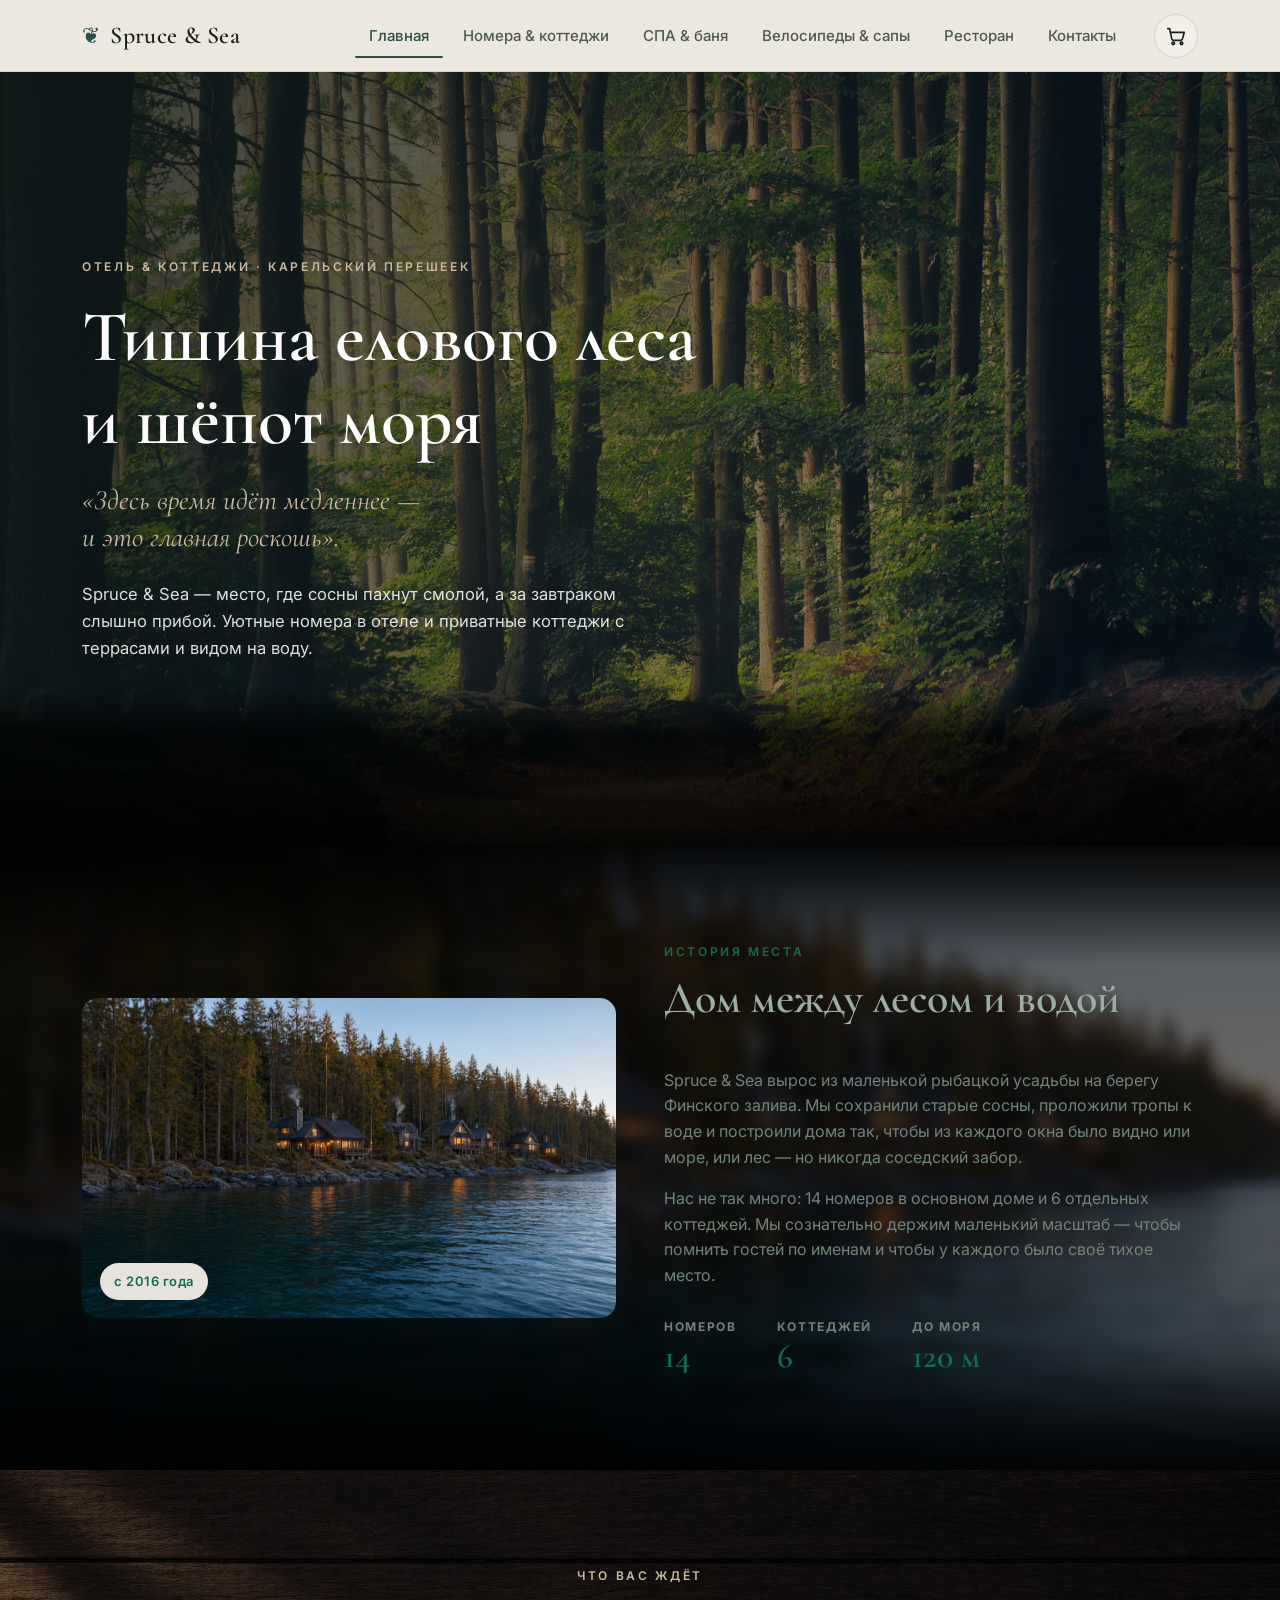
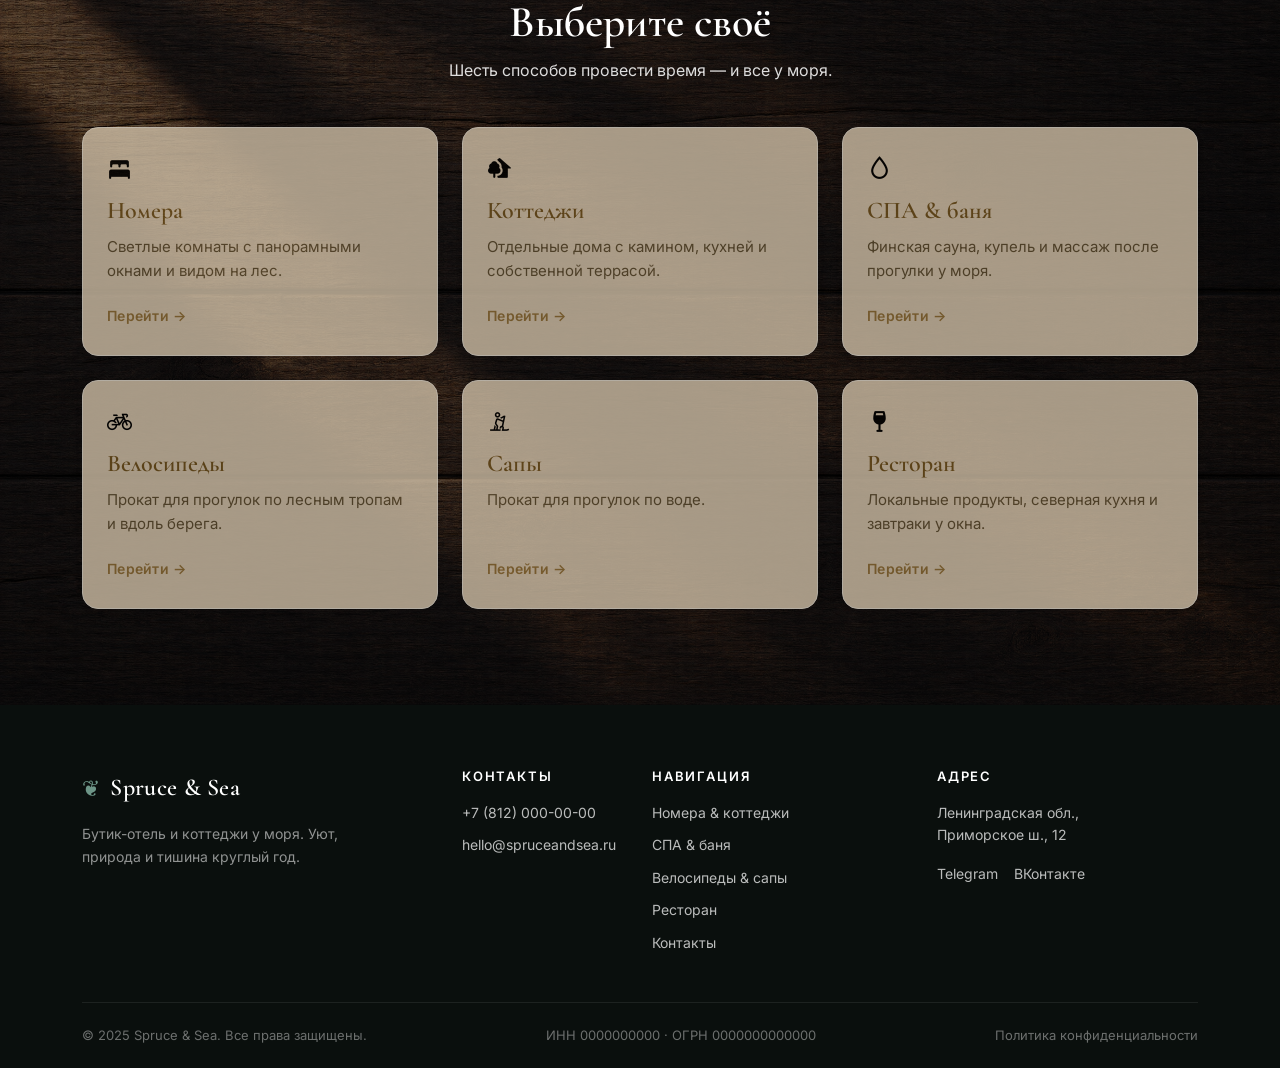
<file: index.html>
<!DOCTYPE html>
<html lang="ru">
<head>
  <meta charset="UTF-8" />
  <meta name="viewport" content="width=device-width, initial-scale=1.0" />
  <meta name="description" content="Spruce & Sea — бутик-отель и коттеджи у моря в еловом лесу. Уют, природа и тишина." />
  <title>Spruce &amp; Sea — отель и коттеджи у моря</title>

  <link rel="preconnect" href="https://fonts.googleapis.com">
  <link rel="preconnect" href="https://fonts.gstatic.com" crossorigin>
  <link href="https://fonts.googleapis.com/css2?family=Cormorant+Garamond:wght@500;600&family=Inter:wght@400;500;600&display=swap" rel="stylesheet">

  <!-- Bootstrap 5 (сетка + утилиты) -->
  <link
    href="https://cdn.jsdelivr.net/npm/bootstrap@5.3.3/dist/css/bootstrap.min.css"
    rel="stylesheet"
    integrity="sha384-QWTKZyjpPEjISv5WaRU9OFeRpok6YctnYmDr5pNlyT2bRjXh0JMhjY6hW+ALEwIH"
    crossorigin="anonymous">

  <!-- Наши стили — всегда после Bootstrap -->
  <link rel="stylesheet" href="css/style.css" />
</head>
<body class="page">

  <!-- ================= NAVBAR ================= -->
  <header class="navbar-site">
    <div class="container">
      <div class="navbar-site__inner">

        <a href="index.html" class="logo" aria-label="Spruce & Sea — на главную">
          <span class="logo__mark" aria-hidden="true">❦</span>
          <span class="logo__text">Spruce&nbsp;&amp;&nbsp;Sea</span>
        </a>

        <div class="navbar-site__actions">

          <button
            class="burger"
            type="button"
            aria-label="Открыть меню"
            aria-expanded="false"
            aria-controls="site-nav">
            <span class="burger__line"></span>
            <span class="burger__line"></span>
            <span class="burger__line"></span>
          </button>

          <nav class="site-nav" id="site-nav" aria-label="Основная навигация">
            <ul class="site-nav__list" data-nav-list>
              <li class="site-nav__item">
                <a href="index.html" class="site-nav__link site-nav__link--active">Главная</a>
              </li>
              <li class="site-nav__item">
                <a href="catalog.html?type=stays" class="site-nav__link">Номера&nbsp;&amp;&nbsp;коттеджи</a>
              </li>
              <li class="site-nav__item">
                <a href="catalog.html?type=spa" class="site-nav__link">СПА&nbsp;&amp;&nbsp;баня</a>
              </li>
              <li class="site-nav__item">
                <a href="catalog.html?type=bikes" class="site-nav__link">Велосипеды&nbsp;&amp;&nbsp;сапы</a>
              </li>
              <li class="site-nav__item">
                <a href="restaurant.html" class="site-nav__link">Ресторан</a>
              </li>
              <li class="site-nav__item">
                <a href="contacts.html" class="site-nav__link">Контакты</a>
              </li>
            </ul>
            <span class="site-nav__underline" data-nav-underline aria-hidden="true"></span>
          </nav>

          <button
            class="cart-toggle"
            type="button"
            aria-label="Открыть корзину заказа"
            aria-expanded="false"
            aria-controls="cart-drawer"
            data-cart-toggle>
            <svg class="cart-toggle__icon" width="22" height="22" viewBox="0 0 24 24"
                fill="none" stroke="currentColor" stroke-width="1.8"
                stroke-linecap="round" stroke-linejoin="round" aria-hidden="true">
                <circle cx="9" cy="20" r="1.4"/>
                <circle cx="18" cy="20" r="1.4"/>
                <path d="M3 4h2l2.4 11.2a2 2 0 0 0 2 1.6h7.6a2 2 0 0 0 2-1.6L21 8H6"/>
            </svg>
            <span class="cart-toggle__badge" data-cart-count hidden>0</span>
          </button>

        </div>
      </div>
    </div>
  </header>

  <!-- ================= CART DRAWER ================= -->
  <div class="cart-drawer" id="cart-drawer" data-cart-drawer hidden>
    <div class="cart-drawer__backdrop" data-cart-close></div>

    <aside class="cart-drawer__panel" role="dialog" aria-modal="true" aria-labelledby="cart-title">
      <header class="cart-drawer__head">
        <h2 class="cart-drawer__title" id="cart-title">Ваш заказ</h2>
        <button class="cart-drawer__close" type="button" aria-label="Закрыть корзину" data-cart-close>
          <span aria-hidden="true">×</span>
        </button>
      </header>

      <div class="cart-drawer__body">
        <div class="cart-drawer__empty">
          <span class="cart-drawer__empty__icon" aria-hidden="true">🛒</span>
          <p class="cart-drawer__empty__title">Заказ пока пуст</p>
          <p class="cart-drawer__empty__text">
            Начните с выбора жилья — потом добавите СПА, велосипеды или ужин.
          </p>
          <a href="catalog.html?type=stays" class="cart-drawer__empty__link">
            Перейти к жилью →
          </a>
        </div>
      </div>

      <footer class="cart-drawer__foot" hidden data-cart-foot>
        <div class="cart-drawer__total">
          <span>Итого</span>
          <strong data-cart-total>0 ₽</strong>
        </div>
        <a href="checkout.html" class="btn btn--primary cart-drawer__checkout">
          Оформить заказ
        </a>
      </footer>
    </aside>
  </div>

  <main class="page__main">

    <!-- ================= HERO ================= -->
    <section class="hero" aria-labelledby="hero-title">
      <div class="hero__overlay"></div>
      <div class="container hero__container">
        <div class="hero__content">
          <p class="hero__eyebrow">Отель &amp; коттеджи · Карельский перешеек</p>
          <h1 class="hero__title" id="hero-title">
            Тишина елового леса<br>и шёпот моря
          </h1>
          <p class="hero__slogan">
            «Здесь время идёт медленнее —<br class="hero__slogan-break"> и это главная роскошь».
          </p>
          <p class="hero__lead">
            Spruce &amp; Sea — место, где сосны пахнут смолой, а за завтраком
            слышно прибой. Уютные номера в отеле и приватные коттеджи с террасами
            и видом на воду.
          </p>
        </div>
      </div>
    </section>

    <!-- ================= STORY ================= -->
    <section class="story" aria-labelledby="story-title">
      <div class="container">
        <div class="row align-items-center g-5">

          <div class="col-lg-6">
            <div class="story__media">
              <img
                class="story__image"
                src="images/landscape.png"
                alt="Еловый лес на берегу моря на закате"
                loading="lazy">
              <span class="story__badge">с 2016 года</span>
            </div>
          </div>

          <div class="col-lg-6">
            <header class="section-head section-head--left">
              <p class="section-head__eyebrow">История места</p>
              <h2 class="section-head__title" id="story-title">
                Дом между лесом и водой
              </h2>
            </header>

            <p class="story__text">
              Spruce &amp; Sea вырос из маленькой рыбацкой усадьбы на берегу
              Финского залива. Мы сохранили старые сосны, проложили тропы к воде
              и построили дома так, чтобы из каждого окна было видно или море,
              или лес — но никогда соседский забор.
            </p>
            <p class="story__text">
              Нас не так много: 14 номеров в основном доме и 6 отдельных коттеджей.
              Мы сознательно держим маленький масштаб — чтобы помнить гостей
              по именам и чтобы у каждого было своё тихое место.
            </p>

            <dl class="story__facts">
              <div class="story__fact">
                <dt class="story__fact-label">Номеров</dt>
                <dd class="story__fact-value">14</dd>
              </div>
              <div class="story__fact">
                <dt class="story__fact-label">Коттеджей</dt>
                <dd class="story__fact-value">6</dd>
              </div>
              <div class="story__fact">
                <dt class="story__fact-label">До моря</dt>
                <dd class="story__fact-value">120&nbsp;м</dd>
              </div>
            </dl>
          </div>

        </div>
      </div>
    </section>

    <!-- ================= EXPLORE ================= -->
    <section class="explore" aria-labelledby="explore-title">
      <div class="container">

        <header class="section-head section-head--center">
          <p class="section-head__eyebrow">Что вас ждёт</p>
          <h2 class="section-head__title" id="explore-title">Выберите своё</h2>
          <p class="section-head__sub">Шесть способов провести время — и все у моря.</p>
        </header>

        <div class="row g-4">

          <div class="col-sm-6 col-lg-4">
            <a href="catalog.html?type=stays" class="explore-card explore-card--rooms">
              <span class="explore-card__icon" aria-hidden="true">
                <img src="images\icons_index\room.png" width="25" height="25">
              </span>
              <h3 class="explore-card__title">Номера</h3>
              <p class="explore-card__text">Светлые комнаты с панорамными окнами и видом на лес.</p>
              <span class="explore-card__link">Перейти →</span>
            </a>
          </div>

          <div class="col-sm-6 col-lg-4">
            <a href="catalog.html?type=stays" class="explore-card explore-card--cottages">
              <span class="explore-card__icon" aria-hidden="true">
                <img src="images\icons_index\cottage.png" width="25" height="25">
              </span>
              <h3 class="explore-card__title">Коттеджи</h3>
              <p class="explore-card__text">Отдельные дома с камином, кухней и собственной террасой.</p>
              <span class="explore-card__link">Перейти →</span>
            </a>
          </div>

          <div class="col-sm-6 col-lg-4">
            <a href="catalog.html?type=spa" class="explore-card explore-card--spa">
              <span class="explore-card__icon" aria-hidden="true">
                <img src="images\icons_index\drop.png" width="25" height="25">
              </span>
              <h3 class="explore-card__title">СПА &amp; баня</h3>
              <p class="explore-card__text">Финская сауна, купель и массаж после прогулки у моря.</p>
              <span class="explore-card__link">Перейти →</span>
            </a>
          </div>

          <div class="col-sm-6 col-lg-4">
            <a href="catalog.html?type=bikes" class="explore-card explore-card--bikes">
              <span class="explore-card__icon" aria-hidden="true">
                <img src="images\icons_index\bike.png" width="25" height="25">
              </span>
              <h3 class="explore-card__title">Велосипеды</h3>
              <p class="explore-card__text">Прокат для прогулок по лесным тропам и вдоль берега.</p>
              <span class="explore-card__link">Перейти →</span>
            </a>
          </div>

          <div class="col-sm-6 col-lg-4">
            <a href="catalog.html?type=bikes" class="explore-card explore-card--supboard">
              <span class="explore-card__icon" aria-hidden="true">
                <img src="images\icons_index\sup.png" width="25" height="25">
              </span>
              <h3 class="explore-card__title">Сапы</h3>
              <p class="explore-card__text">Прокат для прогулок по воде.</p>
              <span class="explore-card__link">Перейти →</span>
            </a>
          </div>

          <div class="col-sm-6 col-lg-4">
            <a href="restaurant.html" class="explore-card explore-card--restaurant">
              <span class="explore-card__icon" aria-hidden="true">
                <img src="images\icons_index\restaurant.png" width="25" height="25">
              </span>
              <h3 class="explore-card__title">Ресторан</h3>
              <p class="explore-card__text">Локальные продукты, северная кухня и завтраки у окна.</p>
              <span class="explore-card__link">Перейти →</span>
            </a>
          </div>

        </div>

      </div>
    </section>

  </main>

  <!-- ================= FOOTER ================= -->
  <footer class="site-footer">
    <div class="container">
      <div class="row g-4 site-footer__grid">

        <div class="col-12 col-md-6 col-lg-4">
          <a href="index.html" class="logo logo--footer">
            <span class="logo__mark" aria-hidden="true">❦</span>
            <span class="logo__text">Spruce &amp; Sea</span>
          </a>
          <p class="site-footer__desc">
            Бутик-отель и коттеджи у моря. Уют, природа и тишина круглый год.
          </p>
        </div>

        <div class="col-6 col-md-3 col-lg-2">
          <h3 class="site-footer__title">Контакты</h3>
          <ul class="site-footer__list">
            <li><a href="tel:+78120000000">+7 (812) 000-00-00</a></li>
            <li><a href="mailto:hello@spruceandsea.ru">hello@spruceandsea.ru</a></li>
          </ul>
        </div>

        <div class="col-6 col-md-3 col-lg-3">
          <h3 class="site-footer__title">Навигация</h3>
          <ul class="site-footer__list">
            <li><a href="catalog.html?type=stays">Номера &amp; коттеджи</a></li>
            <li><a href="catalog.html?type=spa">СПА &amp; баня</a></li>
            <li><a href="catalog.html?type=bikes">Велосипеды &amp; сапы</a></li>
            <li><a href="catalog.html?type=restaurant">Ресторан</a></li>
            <li><a href="contacts.html">Контакты</a></li>
          </ul>
        </div>

        <div class="col-12 col-md-12 col-lg-3">
          <h3 class="site-footer__title">Адрес</h3>
          <p class="site-footer__address">
            Ленинградская обл.,<br>
            Приморское ш., 12
          </p>
          <ul class="site-footer__list site-footer__list--social">
            <li><a href="#" aria-label="Telegram">Telegram</a></li>
            <li><a href="#" aria-label="ВКонтакте">ВКонтакте</a></li>
          </ul>
        </div>

      </div>

      <div class="site-footer__bottom">
        <p class="site-footer__copy">© 2025 Spruce &amp; Sea. Все права защищены.</p>
        <p class="site-footer__legal">ИНН 0000000000 · ОГРН 0000000000000</p>
        <p class="site-footer__legal">
          <a href="privacy.html">Политика конфиденциальности</a>
        </p>
      </div>
    </div>
  </footer>

  <script
    src="https://cdn.jsdelivr.net/npm/bootstrap@5.3.3/dist/js/bootstrap.bundle.min.js"
    integrity="sha384-YvpcrYf0tY3lHB60NNkmXc5s9fDVZLESaAA55NDzOxhy9GkcIdslK1eN7N6jIeHz"
    crossorigin="anonymous"></script>
  <script src="js/main.js"></script>
</body>
</html>
</file>
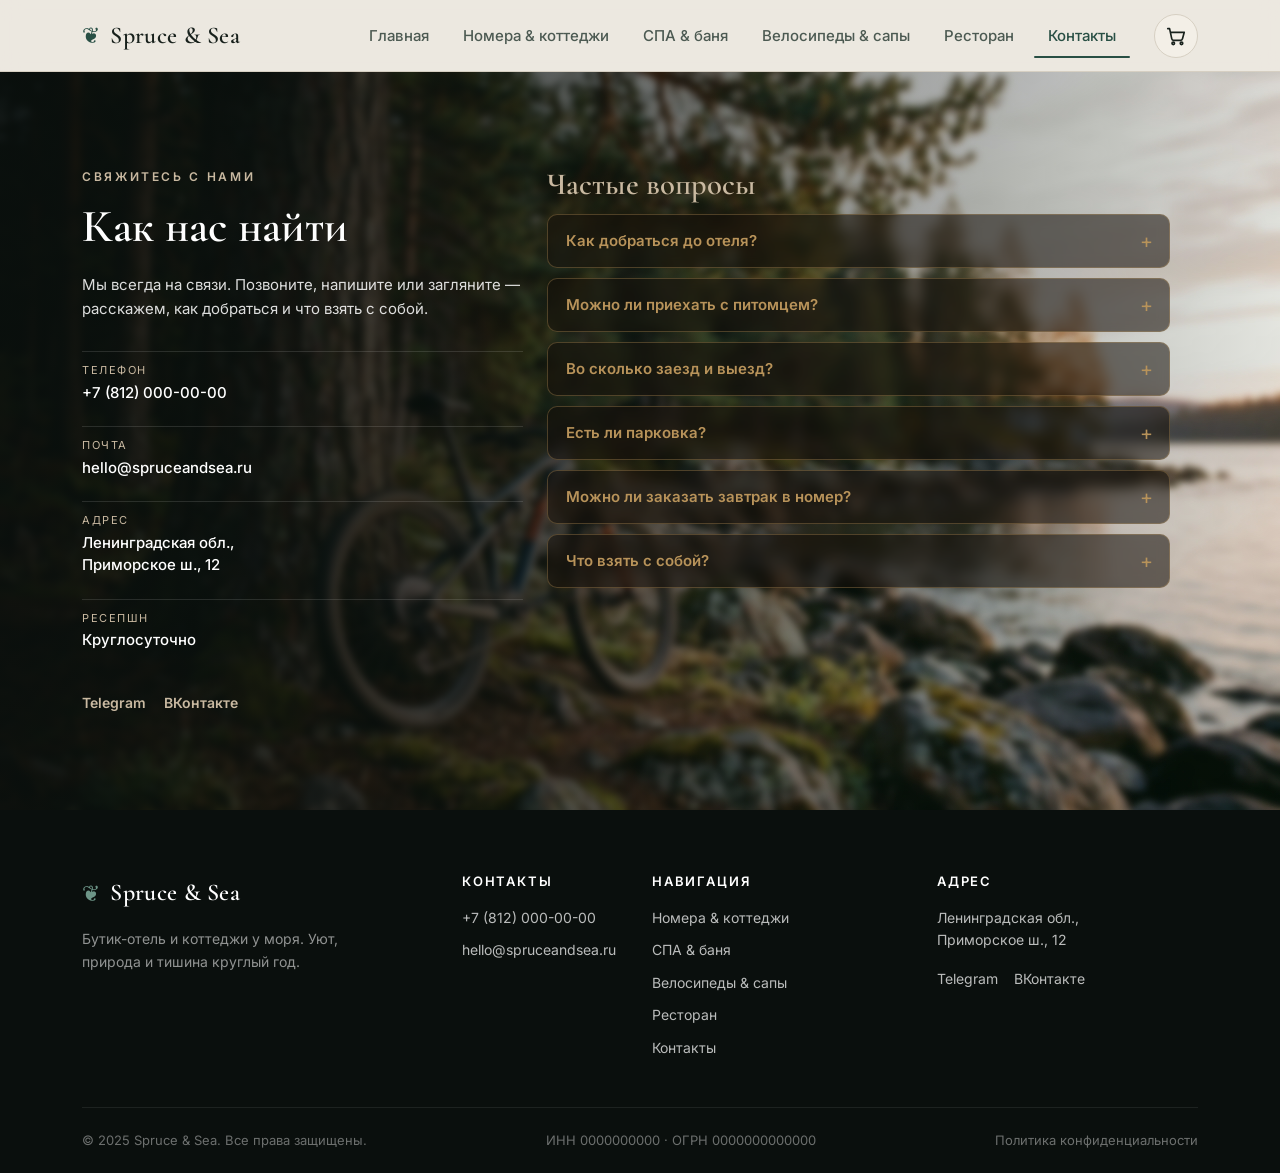
<file: contacts.html>
<!DOCTYPE html>
<html lang="ru">
<head>
    <meta charset="UTF-8">
    <meta name="viewport" content="width=device-width, initial-scale=1.0">
    <meta name="description" content="Контакты Spruce & Sea — как добраться, связаться и задать вопрос.">
    <title>Контакты — Spruce &amp; Sea</title>

    <!-- Bootstrap Grid -->
    <link href="https://cdn.jsdelivr.net/npm/bootstrap@5.3.0/dist/css/bootstrap.min.css" rel="stylesheet">
    <!-- Fonts -->
    <link href="https://fonts.googleapis.com/css2?family=Cormorant+Garamond:wght@400;600&family=Inter:wght@400;500;600&display=swap" rel="stylesheet">
    <!-- Main Styles -->
    <link rel="stylesheet" href="css/style.css">
</head>
<body class="page">

    <header class="navbar-site">
        <div class="container">
            <div class="navbar-site__inner">
                <a href="index.html" class="logo">
                    <span class="logo__mark">❦</span>
                    <span class="logo__text">Spruce <span>&amp;</span> Sea</span>
                </a>

                <div class="navbar-site__actions">

                    <button
                        class="burger"
                        type="button"
                        aria-label="Открыть меню"
                        aria-expanded="false"
                        aria-controls="site-nav">
                        <span class="burger__line"></span>
                        <span class="burger__line"></span>
                        <span class="burger__line"></span>
                    </button>

                    <nav class="site-nav" id="site-nav" aria-label="Основная навигация">
                        <ul class="site-nav__list" data-nav-list>
                            <li class="site-nav__item"><a href="index.html" class="site-nav__link">Главная</a></li>
                            <li class="site-nav__item"><a href="catalog.html?type=stays" class="site-nav__link">Номера &amp; коттеджи</a></li>
                            <li class="site-nav__item"><a href="catalog.html?type=spa" class="site-nav__link">СПА &amp; баня</a></li>
                            <li class="site-nav__item"><a href="catalog.html?type=bikes" class="site-nav__link">Велосипеды &amp; сапы</a></li>
                            <li class="site-nav__item"><a href="restaurant.html" class="site-nav__link">Ресторан</a></li>
                            <li class="site-nav__item"><a href="contacts.html" class="site-nav__link">Контакты</a></li>
                        </ul>
                        <span class="site-nav__underline" data-nav-underline aria-hidden="true"></span>
                    </nav>

                    <button
                        class="cart-toggle"
                        type="button"
                        aria-label="Открыть корзину заказа"
                        aria-expanded="false"
                        aria-controls="cart-drawer"
                        data-cart-toggle>
                        <svg class="cart-toggle__icon" width="22" height="22" viewBox="0 0 24 24"
                            fill="none" stroke="currentColor" stroke-width="1.8"
                            stroke-linecap="round" stroke-linejoin="round" aria-hidden="true">
                            <circle cx="9" cy="20" r="1.4"/>
                            <circle cx="18" cy="20" r="1.4"/>
                            <path d="M3 4h2l2.4 11.2a2 2 0 0 0 2 1.6h7.6a2 2 0 0 0 2-1.6L21 8H6"/>
                        </svg>
                        <span class="cart-toggle__badge" data-cart-count hidden>0</span>
                    </button>
                </div>
            </div>
        </div>
    </header>

    <!-- ================= CART DRAWER ================= -->
    <div class="cart-drawer" id="cart-drawer" data-cart-drawer hidden>
        <div class="cart-drawer__backdrop" data-cart-close></div>

        <aside class="cart-drawer__panel" role="dialog" aria-modal="true" aria-labelledby="cart-title">
        <header class="cart-drawer__head">
            <h2 class="cart-drawer__title" id="cart-title">Ваш заказ</h2>
            <button class="cart-drawer__close" type="button" aria-label="Закрыть корзину" data-cart-close>
            <span aria-hidden="true">×</span>
            </button>
        </header>

        <div class="cart-drawer__body">
            <div class="cart-drawer__empty">
            <span class="cart-drawer__empty-icon" aria-hidden="true">🛒</span>
            <p class="cart-drawer__empty-title">Заказ пока пуст</p>
            <p class="cart-drawer__empty-text">
                Начните с выбора жилья — потом добавите СПА, велосипеды или ужин.
            </p>
            <a href="catalog.html?type=stays" class="cart-drawer__empty-link">
                Перейти к жилью →
            </a>
            </div>
        </div>

        <footer class="cart-drawer__foot" hidden data-cart-foot>
            <div class="cart-drawer__total">
            <span>Итого</span>
            <strong data-cart-total>0 ₽</strong>
            </div>
            <a href="checkout.html" class="btn btn--primary cart-drawer__checkout">
            Оформить заказ
            </a>
        </footer>
        </aside>
    </div>

    <main class="page__main">

        <!-- Contacts Section -->
        <section class="contacts">
            <div class="contacts__overlay"></div>

            <div class="container contacts__container">
                <div class="row g-4 contacts__grid">

                    <!-- Слева: контакты -->
                    <div class="col-lg-5">
                        <div class="contacts-info">
                            <p class="contacts-info__eyebrow">Свяжитесь с нами</p>
                            <h1 class="contacts-info__title">Как нас найти</h1>
                            <p class="contacts-info__lead">
                                Мы всегда на связи. Позвоните, напишите или загляните —
                                расскажем, как добраться и что взять с собой.
                            </p>

                            <ul class="contacts-info__list">
                                <li class="contacts-info__item">
                                    <span class="contacts-info__label">Телефон</span>
                                    <a href="tel:+78120000000" class="contacts-info__value">+7 (812) 000-00-00</a>
                                </li>
                                <li class="contacts-info__item">
                                    <span class="contacts-info__label">Почта</span>
                                    <a href="mailto:hello@spruceandsea.ru" class="contacts-info__value">hello@spruceandsea.ru</a>
                                </li>
                                <li class="contacts-info__item">
                                    <span class="contacts-info__label">Адрес</span>
                                    <span class="contacts-info__value">Ленинградская обл.,<br>Приморское ш., 12</span>
                                </li>
                                <li class="contacts-info__item">
                                    <span class="contacts-info__label">Ресепшн</span>
                                    <span class="contacts-info__value">Круглосуточно</span>
                                </li>
                            </ul>

                            <div class="contacts-info__social">
                                <a href="#" class="contacts-info__social-link" aria-label="Telegram">Telegram</a>
                                <a href="#" class="contacts-info__social-link" aria-label="ВКонтакте">ВКонтакте</a>
                            </div>
                        </div>
                    </div>

                    <!-- Справа: FAQ -->
                    <div class="col-lg-7">
                        <div class="contacts-faq">
                            <h2 class="contacts-faq__title">Частые вопросы</h2>

                            <div class="contacts-faq__list">
                                <details class="contacts-faq__item">
                                    <summary class="contacts-faq__summary">Как добраться до отеля?</summary>
                                    <div class="contacts-faq__body">
                                        От Финляндского вокзала — электричка до станции «Приморск», далее 10 минут на такси. На машине — по Приморскому шоссе, поворот на 12-м километре. Точку на карте пришлём в подтверждении брони.
                                    </div>
                                </details>

                                <details class="contacts-faq__item">
                                    <summary class="contacts-faq__summary">Можно ли приехать с питомцем?</summary>
                                    <div class="contacts-faq__body">
                                        Да, в шале «Семья» и коттедже «Дюна» — можно. Доплата 500 ₽ в сутки. Для питомца есть лежанка и миски, на территории — площадка для выгула.
                                    </div>
                                </details>

                                <details class="contacts-faq__item">
                                    <summary class="contacts-faq__summary">Во сколько заезд и выезд?</summary>
                                    <div class="contacts-faq__body">
                                        Заезд — с 15:00, выезд — до 12:00. Если нужно раньше или позже, напишите — постараемся подстроиться. Поздний выезд — 1 500 ₽.
                                    </div>
                                </details>

                                <details class="contacts-faq__item">
                                    <summary class="contacts-faq__summary">Есть ли парковка?</summary>
                                    <div class="contacts-faq__body">
                                        Да, бесплатная парковка на территории. У шале «Семья» и коттеджа «Дюна» — собственные места на 2–3 машины. Электромобиль можно зарядить у главного корпуса.
                                    </div>
                                </details>

                                <details class="contacts-faq__item">
                                    <summary class="contacts-faq__summary">Можно ли заказать завтрак в номер?</summary>
                                    <div class="contacts-faq__body">
                                        Да, завтрак в номер — 800 ₽ с гостя. Приносим с 8:00 до 11:00. Можно добавить при бронировании или заказать на ресепшн вечером.
                                    </div>
                                </details>

                                <details class="contacts-faq__item">
                                    <summary class="contacts-faq__summary">Что взять с собой?</summary>
                                    <div class="contacts-faq__body">
                                        Удобную обувь для леса, тёплый свитер на вечер, купальник для бани и купели. Полотенца, халаты и тапочки — в номерах и коттеджах.
                                    </div>
                                </details>
                            </div>
                        </div>
                    </div>

                </div>
            </div>
        </section>

    </main>

    <!-- ================= FOOTER ================= -->
    <footer class="site-footer">
        <div class="container">
        <div class="row g-4 site-footer__grid">

            <div class="col-12 col-md-6 col-lg-4">
            <a href="index.html" class="logo logo--footer">
                <span class="logo__mark" aria-hidden="true">❦</span>
                <span class="logo__text">Spruce &amp; Sea</span>
            </a>
            <p class="site-footer__desc">
                Бутик-отель и коттеджи у моря. Уют, природа и тишина круглый год.
            </p>
            </div>

            <div class="col-6 col-md-3 col-lg-2">
            <h3 class="site-footer__title">Контакты</h3>
            <ul class="site-footer__list">
                <li><a href="tel:+78120000000">+7 (812) 000-00-00</a></li>
                <li><a href="mailto:hello@spruceandsea.ru">hello@spruceandsea.ru</a></li>
            </ul>
            </div>

            <div class="col-6 col-md-3 col-lg-3">
            <h3 class="site-footer__title">Навигация</h3>
            <ul class="site-footer__list">
                <li><a href="catalog.html?type=stays">Номера &amp; коттеджи</a></li>
                <li><a href="catalog.html?type=spa">СПА &amp; баня</a></li>
                <li><a href="catalog.html?type=bikes">Велосипеды &amp; сапы</a></li>
                <li><a href="restaurant.html">Ресторан</a></li>
                <li><a href="contacts.html">Контакты</a></li>
            </ul>
            </div>

            <div class="col-12 col-md-12 col-lg-3">
            <h3 class="site-footer__title">Адрес</h3>
            <p class="site-footer__address">
                Ленинградская обл.,<br>
                Приморское ш., 12
            </p>
            <ul class="site-footer__list site-footer__list--social">
                <li><a href="#" aria-label="Telegram">Telegram</a></li>
                <li><a href="#" aria-label="ВКонтакте">ВКонтакте</a></li>
            </ul>
            </div>

        </div>

        <div class="site-footer__bottom">
            <p class="site-footer__copy">© 2025 Spruce &amp; Sea. Все права защищены.</p>
            <p class="site-footer__legal">ИНН 0000000000 · ОГРН 0000000000000</p>
            <p class="site-footer__legal">
            <a href="privacy.html">Политика конфиденциальности</a>
            </p>
        </div>
        </div>
    </footer>

    <script src="js/main.js"></script>
    <script>
    /* Аккордеон FAQ: открыт только один вопрос */
    (function () {
        const items = document.querySelectorAll('.contacts-faq__item');
        if (!items.length) return;

        items.forEach(item => {
        item.addEventListener('toggle', () => {
            if (!item.open) return;
            items.forEach(other => {
            if (other !== item && other.open) {
                other.open = false;
            }
            });
        });
        });
    })();
    </script>
</body>
</html>
</file>
<file: css/style.css>
/* =========================================================
   Spruce & Sea — стили
   Методология: БЭМ (block__element--modifier)
   Bootstrap используется для сетки/утилит; визуал — свой.
   ========================================================= */

/* ---------- 1. Токены ---------- */
:root {
  /* --- 1.1 Основная (светлая) гамма --- */
  --clr-bg: #ece8e0;
  --clr-surface: #f3efe7;
  --clr-surface-2: #e8e3d8;
  --clr-dark: #18211c;
  --clr-muted: #4c5a52;
  --clr-accent: #284f44;
  --clr-accent-strong: #1f3f36;
  --clr-accent-2: #6d9587;
  --clr-sand: #c9b9a1;
  --clr-line: #d6cfc2;

  /* --- 1.2 Hero (тёмная гамма) --- */
  --clr-hero-overlay-1: rgba(16, 26, 22, .86);
  --clr-hero-overlay-2: rgba(16, 26, 22, .55);
  --clr-hero-overlay-3: rgba(16, 26, 22, .35);
  --clr-hero-text: #ffffff;
  --clr-hero-text-soft: rgba(255, 255, 255, .86);

  /* --- 1.3 Общие затемнения (переходы между блоками) --- */
  --clr-overlay-fade-strong: rgba(0, 0, 0, .9);
  --clr-overlay-fade-mid: rgba(0, 0, 0, .7);
  --clr-overlay-fade-soft: rgba(0, 0, 0, .55);
  --clr-overlay-fade-zero: rgba(0, 0, 0, 0);

  /* --- 1.4 Story (гамма «История места») --- */
  --clr-story-title: #9caea4;
  --clr-story-accent: #146b52;
  --clr-story-text: #708479;
  --clr-story-badge-bg: rgba(243, 239, 231, .95);
  --clr-story-badge-text: #146b52;

  /* --- 1.5 Gold (карточки Explore) --- */
  --clr-gold: #b8935a;
  --clr-gold-strong: #8a6a35;
  --clr-gold-text: #6b4e1c;
  --clr-gold-text-soft: #5a4a2e;
  --clr-gold-outline: #b8935a;
  --clr-gold-shadow: rgba(0, 0, 0, .35);

  /* --- 1.6 Footer (тёмная гамма) --- */
  --clr-footer-bg: #0a0f0d;
  --clr-footer-text: rgba(255, 255, 255, .72);
  --clr-footer-text-soft: rgba(255, 255, 255, .55);
  --clr-footer-text-dim: rgba(255, 255, 255, .4);
  --clr-footer-title: #ffffff;
  --clr-footer-line: rgba(255, 255, 255, .08);

  /* --- 1.7 Фокус --- */
  --clr-focus: var(--clr-accent);
  --clr-focus-offset: 3px;

  --radius: 16px;
  --radius-sm: 10px;
  --shadow-sm: 0 2px 10px rgba(24, 33, 28, .07);
  --shadow-md: 0 12px 30px rgba(24, 33, 28, .16);
  --shadow-cart: -20px 0 40px rgba(24, 33, 28, .22);

  --transition: .25s ease;
  --transition-underline: .3s cubic-bezier(.4, 0, .2, 1);

  --navbar-h: 72px;

  /* --- 1.8 Токены каталога --- */
  --clr-catalog-bg: var(--clr-bg);
  --clr-catalog-surface: var(--clr-surface);
  --clr-catalog-line: var(--clr-line);
  --clr-catalog-text: var(--clr-dark);
  --clr-catalog-muted: var(--clr-muted);
  --clr-catalog-accent: var(--clr-accent);
  --clr-catalog-accent-strong: var(--clr-accent-strong);
  --clr-card-hover-shadow: 0 18px 44px rgba(24, 33, 28, .16);
  --clr-tag-room-bg: rgba(40, 79, 68, .12);
  --clr-tag-room-text: var(--clr-accent);
  --clr-tag-cottage-bg: rgba(201, 185, 161, .35);
  --clr-tag-cottage-text: #6b4e1c;

    /* --- 1.9 Высоты карточек (единые для info и calendar) --- */
  --card-stay-h: clamp(300px, 24vw, 360px);
  --card-spa-h:  clamp(420px, 32vw, 480px);
  --card-bike-h: clamp(180px, 15vw, 210px);

  /* На узком экране — вертикальная раскладка, высота фиксирована в px */
  --card-stay-h-mobile: 460px;
  --card-spa-h-mobile:  520px;
  --card-bike-h-mobile: 300px;
}

/* ---------- 2. База ---------- */
*,
*::before,
*::after { box-sizing: border-box; }

html { scroll-behavior: smooth; }

body.page {
  margin: 0;
  font-family: 'Inter', system-ui, -apple-system, sans-serif;
  color: var(--clr-dark);
  background: var(--clr-bg);
  line-height: 1.6;
  -webkit-font-smoothing: antialiased;
  padding-top: var(--navbar-h);
}

.page__main { display: block; }

img { max-width: 100%; display: block; }
a { color: inherit; text-decoration: none; }
ul, ol { list-style: none; margin: 0; padding: 0; }

h1, h2, h3 {
  font-family: 'Cormorant Garamond', Georgia, serif;
  font-weight: 600;
  line-height: 1.15;
  margin: 0;
}

a:focus-visible,
button:focus-visible {
  outline: 2px solid var(--clr-focus);
  outline-offset: var(--clr-focus-offset);
  border-radius: 6px;
}

/* ---------- 3. Logo ---------- */
.logo {
  display: inline-flex;
  align-items: center;
  gap: 10px;
  flex-shrink: 0;
}
.logo__mark { color: var(--clr-accent); font-size: 22px; }
.logo__text {
  font-family: 'Cormorant Garamond', serif;
  font-size: 24px;
  font-weight: 600;
  letter-spacing: .3px;
  color: var(--clr-dark);
}
.logo--footer .logo__text { color: var(--clr-footer-title); }
.logo--footer .logo__mark { color: var(--clr-accent-2); }

/* ---------- 4. Navbar ---------- */
.navbar-site {
  position: fixed;
  inset: 0 0 auto 0;
  height: var(--navbar-h);
  background: rgba(236, 232, 224, .92);
  backdrop-filter: blur(10px);
  border-bottom: 1px solid var(--clr-line);
  z-index: 100;
}
.navbar-site__inner {
  height: var(--navbar-h);
  display: flex;
  align-items: center;
  justify-content: space-between;
  gap: 24px;
}

.navbar-site__actions {
  display: flex;
  align-items: center;
  gap: 24px;
  margin-left: auto;
}

/* ---------- 4.1 Site nav ---------- */
.site-nav { position: relative; }

.site-nav__list {
  display: flex;
  align-items: center;
  gap: 6px;
  position: relative;
}

.site-nav__item { display: block; }

.site-nav__link {
  display: inline-block;
  padding: 8px 14px;
  font-size: 15px;
  font-weight: 500;
  color: var(--clr-muted);
  transition: color var(--transition);
}
.site-nav__link:hover,
.site-nav__link:focus-visible { color: var(--clr-dark); }
.site-nav__link--active { color: var(--clr-accent); }

.site-nav__underline {
  position: absolute;
  left: 0;
  bottom: -2px;
  height: 2px;
  width: 0;
  background: var(--clr-accent);
  border-radius: 2px;
  transition:
    transform var(--transition-underline),
    width var(--transition-underline),
    opacity var(--transition);
  opacity: 0;
  pointer-events: none;
}
.site-nav__underline--visible { opacity: 1; }

@media (max-width: 1180px) {
  .site-nav__underline { display: none; }
}

/* ---------- 4.2 Cart toggle (кнопка) ---------- */
.cart-toggle {
  position: relative;
  display: inline-flex;
  align-items: center;
  justify-content: center;
  width: 44px;
  height: 44px;
  border-radius: 50%;
  border: 1px solid var(--clr-line);
  background: var(--clr-surface);
  color: var(--clr-dark);
  cursor: pointer;
  transition: background var(--transition), border-color var(--transition), color var(--transition);
  flex-shrink: 0;
}
.cart-toggle:hover {
  background: var(--clr-accent);
  border-color: var(--clr-accent);
  color: var(--clr-hero-text);
}
.cart-toggle__icon { display: block; }

.cart-toggle__badge {
  position: absolute;
  top: -4px;
  right: -4px;
  min-width: 20px;
  height: 20px;
  padding: 0 6px;
  border-radius: 999px;
  background: var(--clr-accent);
  color: var(--clr-hero-text);
  font-size: 12px;
  font-weight: 600;
  line-height: 20px;
  text-align: center;
  border: 2px solid var(--clr-bg);
  transition: background var(--transition);
}
.cart-toggle:hover .cart-toggle__badge { background: var(--clr-accent-strong); }

/* ---------- 4.3 Burger ---------- */
.burger {
  display: none;
  flex-direction: column;
  justify-content: center;
  gap: 5px;
  width: 42px;
  height: 42px;
  border: none;
  background: transparent;
  cursor: pointer;
  padding: 0;
  flex-shrink: 0;
}
.burger__line {
  display: block;
  height: 2px;
  width: 24px;
  margin-inline: auto;
  background: var(--clr-dark);
  border-radius: 2px;
  transition: transform var(--transition), opacity var(--transition);
}
.burger[aria-expanded="true"] .burger__line:nth-child(1) { transform: translateY(7px) rotate(45deg); }
.burger[aria-expanded="true"] .burger__line:nth-child(2) { opacity: 0; }
.burger[aria-expanded="true"] .burger__line:nth-child(3) { transform: translateY(-7px) rotate(-45deg); }

/* ---------- 4.4 Cart drawer ---------- */
.cart-drawer {
  position: fixed;
  inset: 0;
  z-index: 200;
}
.cart-drawer[hidden] { display: none; }

.cart-drawer__backdrop {
  position: absolute;
  inset: 0;
  background: rgba(24, 33, 28, .5);
  backdrop-filter: blur(2px);
  animation: cartFade .2s ease;
}

.cart-drawer__panel {
  position: absolute;
  top: 0;
  right: 0;
  bottom: 0;
  width: min(420px, 100%);
  background: var(--clr-bg);
  box-shadow: var(--shadow-cart);
  display: flex;
  flex-direction: column;
  animation: cartSlide .25s ease;
}

@keyframes cartFade {
  from { opacity: 0; }
  to   { opacity: 1; }
}
@keyframes cartSlide {
  from { transform: translateX(100%); }
  to   { transform: translateX(0); }
}

.cart-drawer__head {
  display: flex;
  align-items: center;
  justify-content: space-between;
  padding: 20px 24px;
  border-bottom: 1px solid var(--clr-line);
}
.cart-drawer__title {
  font-size: 26px;
  margin: 0;
}
.cart-drawer__close {
  width: 40px;
  height: 40px;
  border-radius: 50%;
  border: none;
  background: transparent;
  font-size: 28px;
  line-height: 1;
  color: var(--clr-muted);
  cursor: pointer;
  transition: background var(--transition), color var(--transition);
}
.cart-drawer__close:hover {
  background: rgba(40, 79, 68, .08);
  color: var(--clr-dark);
}

.cart-drawer__body {
  flex: 1;
  overflow-y: auto;
  padding: 24px;
}

.cart-drawer__foot {
  padding: 20px 24px;
  border-top: 1px solid var(--clr-line);
  background: var(--clr-surface);
}
.cart-drawer__total {
  display: flex;
  justify-content: space-between;
  align-items: baseline;
  font-size: 15px;
  color: var(--clr-muted);
  margin-bottom: 14px;
}
.cart-drawer__total strong {
  font-family: 'Cormorant Garamond', serif;
  font-size: 26px;
  color: var(--clr-dark);
  font-weight: 600;
}
.cart-drawer__checkout { width: 100%; }

.cart-drawer__empty {
  text-align: center;
  padding: 40px 8px;
}
.cart-drawer__empty-icon {
  font-size: 40px;
  display: block;
  margin-bottom: 16px;
  opacity: .7;
}
.cart-drawer__empty-title {
  font-family: 'Cormorant Garamond', serif;
  font-size: 24px;
  font-weight: 600;
  margin: 0 0 8px;
}
.cart-drawer__empty-text {
  color: var(--clr-muted);
  font-size: 15px;
  margin: 0 0 20px;
}
.cart-drawer__empty-link {
  font-weight: 600;
  color: var(--clr-accent);
  font-size: 15px;
}
.cart-drawer__empty-link:hover { text-decoration: underline; }

/* ---------- 5. Кнопки ---------- */
.btn {
  display: inline-flex;
  align-items: center;
  justify-content: center;
  gap: 8px;
  padding: 14px 28px;
  border-radius: 999px;
  font-weight: 600;
  font-size: 15px;
  border: 1.5px solid transparent;
  cursor: pointer;
  transition: transform var(--transition), background var(--transition), color var(--transition), border-color var(--transition);
  white-space: nowrap;
}
.btn:hover { transform: translateY(-2px); }
.btn:active { transform: translateY(0); }

.btn--primary { background: var(--clr-accent); color: var(--clr-hero-text); }
.btn--primary:hover { background: var(--clr-accent-strong); color: var(--clr-hero-text); }

.btn--small { padding: 10px 20px; font-size: 14px; }

.btn--ghost {
  background: transparent;
  color: var(--clr-accent);
  border-color: var(--clr-line);
}
.btn--ghost:hover {
  background: var(--clr-accent);
  color: var(--clr-hero-text);
  border-color: var(--clr-accent);
}

/* ---------- 6. Section head ---------- */
.section-head { margin-bottom: 44px; }
.section-head--center { text-align: center; }
.section-head--left { text-align: left; }

.section-head__eyebrow {
  text-transform: uppercase;
  letter-spacing: .22em;
  font-size: 12px;
  font-weight: 600;
  color: var(--clr-accent);
  margin: 0 0 12px;
}
.section-head__title {
  font-size: clamp(30px, 3.5vw, 44px);
  margin-bottom: 10px;
}
.section-head__sub {
  color: var(--clr-muted);
  font-size: 16px;
  margin: 0;
}

/* ---------- 7. Hero ---------- */
.hero {
  position: relative;
  min-height: 86vh;
  display: flex;
  align-items: center;
  color: var(--clr-hero-text);
  isolation: isolate;
  overflow: hidden;
}

.hero::after {
  content: "";
  position: absolute;
  left: 0;
  right: 0;
  bottom: 0;
  height: 160px;
  background: linear-gradient(
    to bottom,
    var(--clr-overlay-fade-zero) 0%,
    var(--clr-overlay-fade-mid) 30%,
    var(--clr-overlay-fade-strong) 100%);
  pointer-events: none;
  z-index: 1;
}

.hero__overlay {
  position: absolute;
  inset: 0;
  z-index: -1;
  background:
    linear-gradient(120deg,
      var(--clr-hero-overlay-1) 0%,
      var(--clr-hero-overlay-2) 55%,
      var(--clr-hero-overlay-3) 100%),
    url("../images/forest-slogan_back.jpg")
    center / cover no-repeat;
}

.hero__container {
  padding-block: 96px;
  position: relative;
  z-index: 2;
}
.hero__content { max-width: 760px; }

.hero__eyebrow {
  text-transform: uppercase;
  letter-spacing: .22em;
  font-size: 12px;
  font-weight: 600;
  color: var(--clr-sand);
  margin: 0 0 20px;
}
.hero__title {
  font-size: clamp(38px, 6vw, 72px);
  margin-bottom: 20px;
}
.hero__slogan {
  font-family: 'Cormorant Garamond', serif;
  font-style: italic;
  font-size: clamp(20px, 2.2vw, 28px);
  color: var(--clr-sand);
  margin: 0 0 24px;
  line-height: 1.35;
}
.hero__slogan-break { display: inline; }
.hero__lead {
  font-size: clamp(15px, 1.3vw, 18px);
  color: var(--clr-hero-text-soft);
  max-width: 560px;
  margin: 0;
}

/* ---------- 8. Story ---------- */
.story {
  position: relative;
  isolation: isolate;
  padding-block: 96px;
  background: url("../images/landscape_back.png") center / cover no-repeat;
}

.story::before {
  content: "";
  position: absolute;
  left: 0;
  right: 0;
  top: 0;
  height: 120px;
  background: linear-gradient(
    to bottom,
    var(--clr-overlay-fade-strong) 0%,
    var(--clr-overlay-fade-mid) 30%,
    var(--clr-overlay-fade-zero) 100%);
  pointer-events: none;
  z-index: -1;
}

.story > .container {
  position: relative;
  z-index: 1;
}

.story::after {
  content: "";
  position: absolute;
  left: 0;
  right: 0;
  bottom: 0;
  height: 140px;
  background: linear-gradient(
    to bottom,
    var(--clr-overlay-fade-zero) 0%,
    var(--clr-overlay-fade-mid) 70%,
    var(--clr-overlay-fade-strong) 100%);
  pointer-events: none;
  z-index: 0;
}

.story__media {
  position: relative;
  border-radius: var(--radius);
  overflow: hidden;
  box-shadow: var(--shadow-md);
}
.story__image {
  width: 100%;
  height: 100%;
  min-height: 320px;
  object-fit: cover;
}
.story__badge {
  position: absolute;
  left: 18px;
  bottom: 18px;
  background: var(--clr-story-badge-bg);
  color: var(--clr-story-badge-text);
  font-size: 13px;
  font-weight: 600;
  padding: 8px 14px;
  border-radius: 999px;
  letter-spacing: .04em;
}

.story__text {
  color: var(--clr-story-text);
  font-size: 16px;
  margin: 0 0 16px;
}
.story__facts {
  display: flex;
  flex-wrap: wrap;
  gap: 28px 40px;
  margin: 28px 0 0;
}
.story__fact { margin: 0; }
.story__fact-label {
  font-size: 12px;
  text-transform: uppercase;
  letter-spacing: .14em;
  color: var(--clr-story-text);
  margin: 0 0 4px;
}
.story__fact-value {
  font-family: 'Cormorant Garamond', serif;
  font-size: 34px;
  font-weight: 600;
  color: var(--clr-story-accent);
  margin: 0;
  line-height: 1;
}

.story .section-head__title { color: var(--clr-story-title); }
.story .section-head__eyebrow { color: var(--clr-story-accent); }

/* ---------- 9. Explore cards ---------- */
.explore {
  padding-block: 96px;
  background:
    linear-gradient(var(--clr-overlay-fade-soft), var(--clr-overlay-fade-soft)),
    url("../images/variants_back.png") center / cover no-repeat;
}

.explore .section-head__eyebrow { color: var(--clr-sand); }
.explore .section-head__title { color: var(--clr-hero-text); }
.explore .section-head__sub { color: var(--clr-hero-text-soft); }

.explore-card {
  position: relative;
  display: flex;
  flex-direction: column;
  height: 100%;
  background: var(--clr-sand);
  border-radius: var(--radius);
  border: 1px solid var(--clr-line);
  box-shadow: var(--shadow-sm);
  padding: 28px 24px;
  overflow: hidden;
  opacity: .82;
  transition:
    transform var(--transition),
    box-shadow var(--transition),
    border-color var(--transition),
    opacity var(--transition),
    outline-color var(--transition);
  outline: 2px solid transparent;
  outline-offset: -2px;
}
.explore-card::after {
  content: "";
  position: absolute;
  left: 0; right: 0; bottom: 0;
  height: 4px;
  background: var(--clr-gold);
  transform: scaleX(0);
  transform-origin: left;
  transition: transform var(--transition);
}
.explore-card:hover,
.explore-card:focus-visible {
  transform: translateY(-6px);
  box-shadow: 0 16px 40px var(--clr-gold-shadow);
  border-color: transparent;
  opacity: 1;
  outline-color: var(--clr-gold-outline);
}
.explore-card:hover::after,
.explore-card:focus-visible::after { transform: scaleX(1); }

.explore-card__icon {
  font-size: 30px;
  margin-bottom: 16px;
  line-height: 1;
}
.explore-card__title {
  font-size: 24px;
  margin-bottom: 10px;
  color: var(--clr-gold-text);
}
.explore-card__text {
  color: var(--clr-gold-text-soft);
  font-size: 15px;
  margin: 0 0 22px;
  flex-grow: 1;
}
.explore-card__link {
  font-size: 14px;
  font-weight: 600;
  color: var(--clr-gold-strong);
  letter-spacing: .02em;
  transition: color var(--transition);
}
.explore-card:hover .explore-card__link { color: var(--clr-gold); }

/* ---------- 10. Footer ---------- */
.site-footer {
  background: var(--clr-footer-bg);
  color: var(--clr-footer-text);
  padding-top: 64px;
}
.site-footer__grid { padding-bottom: 48px; }

.site-footer__desc {
  margin-top: 16px;
  font-size: 14px;
  color: var(--clr-footer-text-soft);
  max-width: 280px;
}
.site-footer__title {
  font-family: 'Inter', sans-serif;
  font-size: 13px;
  font-weight: 600;
  text-transform: uppercase;
  letter-spacing: .14em;
  color: var(--clr-footer-title);
  margin-bottom: 18px;
}
.site-footer__list {
  display: flex;
  flex-direction: column;
  gap: 10px;
  font-size: 14px;
}
.site-footer__list a { transition: color var(--transition); }
.site-footer__list a:hover { color: var(--clr-accent-2); }

.site-footer__address {
  font-size: 14px;
  margin: 0 0 16px;
  color: var(--clr-footer-text);
}
.site-footer__list--social { flex-direction: row; gap: 16px; }

.site-footer__bottom {
  border-top: 1px solid var(--clr-footer-line);
  padding-block: 22px;
  display: flex;
  flex-wrap: wrap;
  justify-content: space-between;
  gap: 8px 24px;
  font-size: 13px;
  color: var(--clr-footer-text-dim);
}
.site-footer__copy,
.site-footer__legal { margin: 0; }
.site-footer__bottom a:hover { color: var(--clr-footer-title); }

/* =========================================================
   11. Адаптив (шапка, hero, story, explore)
   ========================================================= */
@media (max-width: 1180px) {
  .burger { display: flex; }

  .site-nav {
    position: fixed;
    inset: var(--navbar-h) 0 auto 0;
    background: var(--clr-bg);
    border-bottom: 1px solid var(--clr-line);
    padding: 16px 20px 24px;
    transform: translateY(-120%);
    transition: transform var(--transition);
    box-shadow: var(--shadow-md);
    max-height: calc(100vh - var(--navbar-h));
    overflow-y: auto;
  }
  .site-nav.is-open { transform: translateY(0); }

  .site-nav__list {
    flex-direction: column;
    align-items: stretch;
    gap: 4px;
  }
  .site-nav__link { padding: 12px 14px; }
}

@media (max-width: 575px) {
  .hero { min-height: 78vh; }
  .hero__slogan-break { display: none; }
  .story, .explore { padding-block: 64px; }

  .story__facts { gap: 20px 32px; }
  .story__fact-value { font-size: 28px; }

  .site-footer__bottom {
    flex-direction: column;
    align-items: flex-start;
  }
}

@media (max-width: 400px) {
  .navbar-site__inner { gap: 12px; }
  .navbar-site__actions { gap: 12px; }
  .logo__text { font-size: 20px; }
}

/* =========================================================
   12. Каталог — общее, фильтр, карточка жилья
   ========================================================= */

/* --- 12.1 Секция каталога --- */
.catalog {
  padding-block: 30px 96px;
  background: var(--clr-catalog-bg);
}

.catalog__head { margin-bottom: 32px; }

/* --- 12.2 Sticky-фильтр (Sidebar) --- */
.filter {
  position: sticky;
  top: calc(var(--navbar-h) + 16px);
  background: var(--clr-catalog-surface);
  border: 1px solid var(--clr-catalog-line);
  border-radius: var(--radius);
  box-shadow: var(--shadow-sm);
  padding: 24px;
}

.filter__head {
  display: flex;
  align-items: baseline;
  justify-content: space-between;
  gap: 12px;
  margin-bottom: 16px;
}

.filter__title {
  font-family: 'Cormorant Garamond', serif;
  font-size: 26px;
  font-weight: 600;
  color: var(--clr-catalog-text);
  margin: 0;
}

.filter__reset {
  border: none;
  background: transparent;
  color: var(--clr-catalog-accent);
  font-size: 13px;
  font-weight: 600;
  cursor: pointer;
  padding: 4px 6px;
  border-radius: 6px;
  transition: color var(--transition), background var(--transition);
}
.filter__reset:hover {
  color: var(--clr-catalog-accent-strong);
  background: rgba(40, 79, 68, .07);
}

.filter__group {
  border: none;
  border-top: 1px solid var(--clr-catalog-line);
  margin: 0;
  padding: 18px 0 0;
}
.filter__group + .filter__group { margin-top: 18px; }

.filter__legend {
  display: flex;
  align-items: baseline;
  justify-content: space-between;
  gap: 10px;
  font-size: 12px;
  font-weight: 600;
  text-transform: uppercase;
  letter-spacing: .14em;
  color: var(--clr-catalog-muted);
  padding: 0;
  margin: 0 0 12px;
  width: 100%;
}

.filter__option {
  display: flex;
  align-items: center;
  gap: 10px;
  padding: 8px 0;
  cursor: pointer;
  font-size: 15px;
  color: var(--clr-catalog-text);
}

.filter__input {
  width: 18px;
  height: 18px;
  accent-color: var(--clr-catalog-accent);
  cursor: pointer;
}

.filter__label { user-select: none; }

/* Chips for amenities */
.filter__chips {
  display: flex;
  flex-wrap: wrap;
  gap: 8px;
}
.filter__chip {
  position: relative;
  display: inline-flex;
  cursor: pointer;
}
.filter__chip input {
  position: absolute;
  inset: 0;
  opacity: 0;
  margin: 0;
  cursor: pointer;
}
.filter__chip span {
  display: inline-flex;
  align-items: center;
  justify-content: center;
  min-width: 42px;
  padding: 8px 14px;
  border-radius: 999px;
  border: 1px solid var(--clr-catalog-line);
  background: var(--clr-catalog-surface);
  font-size: 14px;
  font-weight: 500;
  color: var(--clr-catalog-text);
  transition: background var(--transition), color var(--transition), border-color var(--transition);
}
.filter__chip input:checked + span {
  background: var(--clr-catalog-accent);
  border-color: var(--clr-catalog-accent);
  color: #ffffff;
}
.filter__chip input:focus-visible + span {
  outline: 2px solid var(--clr-catalog-accent);
  outline-offset: 2px;
}

/* Price Range */
.filter__price-output {
  font-size: 12px;
  font-weight: 600;
  letter-spacing: .04em;
  color: var(--clr-catalog-accent);
  text-transform: none;
}
/* =========================================================
   Двойной ползунок цены
   Полоска рисуется один раз на контейнере (.filter__range::before),
   у инпутов треки прозрачные — перекрываться нечему.
   ========================================================= */

/* --- Контейнер --- */
.filter__range {
  position: relative;
  height: 28px;
  margin-bottom: 12px;
}

/* Единственная видимая полоска-фон */
.filter__range::before {
  content: "";
  position: absolute;
  left: 0;
  right: 0;
  top: 50%;
  height: 4px;
  transform: translateY(-50%);
  background: var(--clr-catalog-line);
  border-radius: 2px;
  pointer-events: none;
  z-index: 0;
}

/* --- Инпуты --- */
.filter__range-input {
  position: absolute;
  left: 0;
  right: 0;
  top: 0;
  width: 100%;
  height: 28px;
  margin: 0;
  pointer-events: none;          /* клики ловит только thumb */
  background: transparent;
  -webkit-appearance: none;
  appearance: none;
  z-index: 1;
}

/* Треки полностью прозрачные — никакой двойной полоски */
.filter__range-input::-webkit-slider-runnable-track {
  height: 4px;
  background: transparent;
  border: none;
}
.filter__range-input::-moz-range-track {
  height: 4px;
  background: transparent;
  border: none;
}

/* Thumb — единственный видимый интерактивный элемент */
.filter__range-input::-webkit-slider-thumb {
  -webkit-appearance: none;
  appearance: none;
  pointer-events: auto;
  width: 18px;
  height: 18px;
  margin-top: -7px;              /* центрируем над полоской 4px */
  border-radius: 50%;
  background: var(--clr-catalog-accent);
  border: 2px solid var(--clr-catalog-surface);
  box-shadow: 0 1px 4px rgba(24, 33, 28, .3);
  cursor: pointer;
  position: relative;
  z-index: 2;
}
.filter__range-input::-moz-range-thumb {
  pointer-events: auto;
  width: 18px;
  height: 18px;
  border-radius: 50%;
  background: var(--clr-catalog-accent);
  border: 2px solid var(--clr-catalog-surface);
  box-shadow: 0 1px 4px rgba(24, 33, 28, .3);
  cursor: pointer;
  position: relative;
  z-index: 2;
}

/* --- Поля ввода цены --- */
.filter__price-row {
  display: flex;
  gap: 10px;
}
.filter__price-field {
  flex: 1;
  display: flex;
  flex-direction: column;
  gap: 4px;
  font-size: 12px;
  color: var(--clr-catalog-muted);
  text-transform: uppercase;
  letter-spacing: .1em;
}
.filter__price-number {
  width: 100%;
  padding: 8px 10px;
  border: 1px solid var(--clr-catalog-line);
  border-radius: var(--radius-sm);
  background: var(--clr-catalog-bg);
  color: var(--clr-catalog-text);
  font-family: inherit;
  font-size: 14px;
  letter-spacing: 0;
  text-transform: none;
}
.filter__price-number:focus-visible {
  outline: 2px solid var(--clr-catalog-accent);
  outline-offset: 1px;
}

/* --- 12.3 Список карточек --- */
.catalog__list {
  display: flex;
  flex-direction: column;
  gap: 20px;
}

/* --- 12.4 catalog-card — единая карточка --- */
.catalog-card {
  height: clamp(300px, 26vw, 380px);
  background: var(--clr-catalog-surface);
  border: 1px solid var(--clr-catalog-line);
  border-radius: var(--radius);
  box-shadow: var(--shadow-sm);
  overflow: hidden;
  display: grid;
  grid-template-columns: minmax(220px, 32%) 1fr;
  cursor: pointer;
  transition: box-shadow var(--transition), border-color var(--transition), transform var(--transition);
}
.catalog-card:hover {
  box-shadow: var(--clr-card-hover-shadow);
  border-color: transparent;
  transform: translateY(-2px);
}
.catalog-card:focus-visible {
  outline: 2px solid var(--clr-catalog-accent);
  outline-offset: -2px;
}

/* Media */
.catalog-card__media {
  position: relative;
  height: 100%;
  overflow: hidden;
  background: var(--clr-surface-2);
}
.catalog-card__image {
  width: 100%;
  height: 100%;
  object-fit: cover;
  display: block;
}
.catalog-card__tag {
  position: absolute;
  top: 14px;
  left: 14px;
  font-size: 12px;
  font-weight: 600;
  letter-spacing: .04em;
  padding: 6px 12px;
  border-radius: 999px;
  background-color: rgba(243, 239, 231, .92);
  color: var(--clr-catalog-accent);
  backdrop-filter: blur(4px);
  z-index: 2;
}

/* Body — grid: header | content | footer */
.catalog-card__body {
  height: 100%;
  padding: 14px 18px 12px;
  display: grid;
  grid-template-rows: auto 1fr auto;
  gap: 4px;
  overflow: hidden;
  min-width: 0;
}

/* HEADER */
.catalog-card__top {
  display: flex;
  align-items: flex-start;
  justify-content: space-between;
  gap: 12px;
  isolation: isolate;
  min-height: calc(1.15em * 24px * 2 + 4px);
}
.catalog-card__title {
  flex: 1 1 auto;
  min-width: 0;
  font-family: 'Cormorant Garamond', serif;
  font-size: clamp(19px, 1.6vw, 24px);
  font-weight: 600;
  margin: 0;
  color: var(--clr-catalog-text);
  line-height: 1.15;
  display: -webkit-box;
  -webkit-line-clamp: 2;
  -webkit-box-orient: vertical;
  overflow: hidden;
  height: calc(1.15em * 2);
}

/* Цена — твой вариант */
.catalog-card__price {
  position: relative;
  flex: 0 0 auto;
  min-width: 150px;
  display: flex;
  align-items: center;
  justify-content: flex-end;
  gap: 6px;
  font-size: 13px;
  color: var(--clr-catalog-muted);
  white-space: nowrap;
  line-height: 1.4;
  padding: 4px 0;
  margin-right: 14px;
  margin-top: 6px;
  transition: color var(--transition);
  z-index: 0;
}
.catalog-card__price strong {
  font-size: 18px;
  font-weight: 600;
  color: var(--clr-catalog-accent);
}
.catalog-card__price::before {
  content: "";
  position: absolute;
  inset: -4px -8px;
  border-radius: 999px;
  background: var(--clr-catalog-accent);
  opacity: 0;
  transition: opacity var(--transition);
  z-index: -1;
  pointer-events: none;
}
.catalog-card.is-calendar .catalog-card__price { color: #fff; }
.catalog-card.is-calendar .catalog-card__price strong { color: #fff; }
.catalog-card.is-calendar .catalog-card__price::before { opacity: 1; }

/* CONTENT — свободная область, обе панели лежат здесь */
.catalog-card__content {
  position: relative;
  min-height: 0;
  overflow: hidden;
}

/* Панели — взаимоисключающие */
.catalog-card__panel {
  position: absolute;
  inset: 0;
  display: flex;
  flex-direction: column;
  min-height: 0;
  overflow: hidden;
}
.catalog-card__panel[hidden] { display: none; }

/* INFO: описание сжимается, теги приоритет */
.catalog-card__info-main {
  flex: 1 1 auto;
  min-height: 0;
  display: flex;
  flex-direction: column;
  gap: 4px;
}
.catalog-card__panel--info .catalog-card__info-main {
  flex: 1 1 auto;
  min-height: 0;
  display: flex;
  flex-direction: column;
  gap: 10px;
}
.catalog-card__panel--info .catalog-card__text {
  flex: 1 1 auto;
  min-height: calc(1.5em * 2);       /* минимум 2 строки описания */
  margin: 0;
  font-size: 14px;
  line-height: 1.5;
  color: var(--clr-catalog-muted);
  display: block;
  overflow: hidden;
}
.catalog-card__panel--info .catalog-card__badges {
  flex: 0 0 auto;
  max-height: 58px;
  display: flex;
  flex-wrap: wrap;
  gap: 6px 8px;
  margin: 0;
  padding: 0;                         /* было 0 32px 0 0 */
  overflow: hidden;
  position: relative;
  align-content: flex-start;
  list-style: none;
}

/* «…» справа — по умолчанию скрыто */
/* «…» справа — по умолчанию скрыто */
/* «…» — капсула сразу после последней видимой капсулы */
/* «…» — капсула сразу после последней видимой капсулы.
   Резерв справа задаётся на контейнере через .is-overflow,
   а не через margin-right у li — иначе последняя капсула
   выдавливается за overflow: hidden и обрезается. */
.catalog-card__panel--info .catalog-card__badges.is-overflow {
  padding-right: 32px;              /* место под капсулу «…» */
}

.catalog-card__panel--info .catalog-card__badges li.is-last-visible {
  position: relative;
}

.catalog-card__panel--info .catalog-card__badges li {
  font-size: 11px;
  font-weight: 500;
  color: var(--clr-catalog-text);
  white-space: nowrap;
  flex: 0 0 auto;
  line-height: 1.2;
  /* капсула */
  padding: 4px 10px;
  border-radius: 999px;
  background: rgba(40, 79, 68, .07);
  border: 1px solid rgba(40, 79, 68, .10);
}

.catalog-card__panel--info .catalog-card__badges li.is-last-visible::after {
  content: "…";
  position: absolute;
  top: 0;
  right: -30px;                     /* вплотную справа от последней капсулы */
  height: 24px;
  display: inline-flex;
  align-items: center;
  justify-content: center;
  min-width: 24px;
  padding: 0 6px;
  border-radius: 999px;
  background: var(--clr-catalog-surface);
  border: 1px solid rgba(40, 79, 68, .10);
  color: var(--clr-catalog-muted);
  font-weight: 600;
  font-size: 12px;
  line-height: 1;
  pointer-events: none;
}

/* CALENDAR: на всю свободную область */
.catalog-card__panel--calendar {
  display: flex;
  flex-direction: column;
}
.catalog-card__panel--calendar .stay-card__calendar,
.catalog-card__panel--calendar [data-calendar] {
  flex: 1 1 auto;
  min-height: 0;
  display: flex;
  flex-direction: column;
}
.catalog-card__panel--calendar .cal {
  flex: 1 1 auto;
  min-height: 0;
}

/* FOOTER */
.catalog-card__actions {
  display: flex;
  align-items: center;
  gap: 10px;
  padding-top: 6px;
  flex: 0 0 auto;
  min-height: 40px;
  background: var(--clr-catalog-surface);
  cursor: default;
}
.catalog-card__actions .btn { cursor: pointer; }
.catalog-card__actions .btn:hover { color: #ffffff; }

/* --- 12.5 Empty State --- */
.catalog__empty {
  margin-top: 0;
  padding: 32px 24px;
  text-align: center;
  font-size: 15px;
  color: var(--clr-catalog-muted);
  background: var(--clr-catalog-surface);
  border: 1px dashed var(--clr-catalog-line);
  border-radius: var(--radius);
}
.catalog__empty[hidden] { display: none; }

.catalog__empty-link {
  margin-left: 6px;
  padding: 0;
  border: none;
  background: transparent;
  color: var(--clr-catalog-accent);
  font: inherit;
  font-weight: 600;
  text-decoration: underline;
  text-underline-offset: 3px;
  cursor: pointer;
  transition: color var(--transition);
}
.catalog__empty-link:hover { color: var(--clr-catalog-accent-strong); }

/* --- 12.6 Filtering States --- */
.filter__chip input:disabled + span,
.filter__option:has(.filter__input:disabled) {
  opacity: .45;
  cursor: not-allowed;
}

.catalog__list.is-filtering .catalog-card.is-hidden,
.catalog-card[hidden] { display: none; }

/* --- 12.7 Адаптив каталога --- */
@media (max-width: 991.98px) {
  .filter {
    position: static;
    margin-bottom: 24px;
  }
  /* Карточка вертикальная — фото сверху */
  .catalog-card {
    height: var(--card-stay-h-mobile);
  }
  .catalog-card__row { height: auto; }
  .catalog-card__media {
    height: 180px;
    flex: 0 0 180px;
  }
  .catalog-card__body {
    height: auto;
    flex: 1 1 auto;
  }
}

@media (max-width: 767.98px) {
  .catalog { padding-block: 48px 64px; }
  .catalog__head { margin-bottom: 24px; }

  .filter { padding: 18px; }
  .filter__title { font-size: 22px; }

  .catalog-card__body { padding: 16px 18px 16px; }
  .catalog-card__title { font-size: 20px; }
  .catalog-card__top { flex-direction: column; gap: 4px; }
  .catalog-card__price { text-align: left; }

  .catalog-card__media { height: 180px; }
}

@media (max-width: 575.98px) {
  .filter__price-row {
    flex-direction: column;
    gap: 8px;
  }
  .catalog-card__meta { gap: 8px 12px; }
  .catalog-card__actions { flex-wrap: wrap; }
  .catalog-card__actions .btn { flex: 1 1 auto; justify-content: center; }
}

/* =========================================================
   13. (удалено — унифицировано в 12.4 catalog-card)
   ========================================================= */

/* =========================================================
   14. Переключатель «описание ↔ календарь», мини-календарь
   ========================================================= */

/* --- 14.1 Кнопка-стрелка (без прыжков при hover/focus) --- */
.card-toggle {
  display: inline-flex;
  align-items: center;
  justify-content: center;
  width: 24px;
  height: 24px;
  padding: 0;
  border: 1px solid var(--clr-catalog-line);
  border-radius: 50%;
  background: var(--clr-catalog-surface);
  color: var(--clr-catalog-accent);
  font-size: 15px;
  line-height: 1;
  cursor: pointer;
  vertical-align: middle;
  flex-shrink: 0;
  transition: background var(--transition), border-color var(--transition), color var(--transition);
  /* Никакого transform — чтобы не «толкать» соседей */
}
.card-toggle:hover {
  background: var(--clr-catalog-accent);
  border-color: var(--clr-catalog-accent);
  color: #fff;
  box-shadow: 0 0 0 2px rgba(40, 79, 68, .15);
}
.card-toggle:focus-visible {
  outline: 2px solid var(--clr-catalog-accent);
  outline-offset: 2px;
}

/* --- 14.2 Цена в режиме календаря — та же геометрия, только фон --- */
.catalog-card.is-calendar .catalog-card__price {
  background: var(--clr-catalog-accent);
  color: #fff;
  border-radius: 999px;
}
.catalog-card.is-calendar .catalog-card__price strong {
  color: #fff;
}

/* --- 14.3 Плашка «все даты свободны» --- */
.card-free {
  margin: 8px 0;
  padding: 12px 14px;
  background: rgba(40, 79, 68, .06);
  border-radius: var(--radius-sm);
  font-size: 13px;
  color: var(--clr-catalog-accent);
  text-align: center;
  flex: 0 0 auto;
}

/* --- 14.4 Мини-календарь (компактный) --- */
.cal {
  border: 1px solid var(--clr-catalog-line);
  border-radius: var(--radius-sm);
  padding: 8px 10px;
  background: var(--clr-catalog-bg);
  flex: 1;
  min-height: 0;
  display: flex;
  flex-direction: column;
}

.cal__head {
  display: flex;
  align-items: center;
  justify-content: space-between;
  gap: 8px;
  margin-bottom: 6px;
  flex: 0 0 auto;
}
.cal__title {
  font-size: 12px;
  font-weight: 600;
  color: var(--clr-catalog-text);
  text-transform: capitalize;
}
.cal__nav {
  width: 20px;
  height: 20px;
  border: 1px solid var(--clr-catalog-line);
  border-radius: 50%;
  background: var(--clr-catalog-surface);
  color: var(--clr-catalog-text);
  font-size: 11px;
  line-height: 1;
  cursor: pointer;
  padding: 0;
  transition: background var(--transition), border-color var(--transition);
}
.cal__nav:hover {
  background: var(--clr-catalog-accent);
  border-color: var(--clr-catalog-accent);
  color: #fff;
}

.cal__weekdays,
.cal__grid {
  display: grid;
  grid-template-columns: repeat(7, 1fr);
  gap: 1px;
}
.cal__weekdays { flex: 0 0 auto; }
.cal__weekday {
  text-align: center;
  font-size: 9px;
  font-weight: 600;
  color: var(--clr-catalog-muted);
  text-transform: uppercase;
  padding: 2px 0;
  line-height: 1;
}

.cal__grid {
  flex: 1;
  min-height: 0;
  grid-auto-rows: 1fr;
}

.cal__cell {
  display: flex;
  align-items: center;
  justify-content: center;
  font-size: 11px;
  border-radius: 4px;
  color: var(--clr-catalog-text);
  line-height: 1;
  transition: background var(--transition), color var(--transition);
}
.cal__cell--empty { background: transparent; }
.cal__cell--free  { background: rgba(40, 79, 68, .06); }
.cal__cell--free:hover { background: rgba(40, 79, 68, .16); cursor: pointer; }
.cal__cell--past  { color: var(--clr-catalog-line); }
.cal__cell--today { outline: 2px solid var(--clr-catalog-accent); outline-offset: -2px; }
.cal__cell--booked {
  background: rgba(180, 60, 60, .12);
  color: #b43c3c;
  text-decoration: line-through;
  cursor: not-allowed;
}

.cal__hint {
  display: inline-flex;
  gap: 8px;
  align-items: center;
  margin-left: auto;
  margin-right: 4px;
  font-size: 10px;
  color: var(--clr-catalog-muted);
}

.cal__hint-item {
  display: inline-flex;
  align-items: center;
  gap: 3px;
  font-size: 10px;
  line-height: 1;
  white-space: nowrap;
}

.cal__hint-dot {
  display: inline-block;
  width: 7px;
  height: 7px;
  border-radius: 50%;
  flex-shrink: 0;
}
.cal__hint-dot--free   { background: rgba(40, 79, 68, .35); }
.cal__hint-dot--booked { background: rgba(180, 60, 60, .5); }

/* Убрать старую легенду внизу */
.cal__legend { display: none; }

/* --- 14.5 Адаптив переключателя и календаря --- */
@media (max-width: 767.98px) {
  .cal { padding: 8px; }
  .cal__cell { font-size: 10px; }
}
@media (max-width: 575.98px) {
  .card-toggle { width: 26px; height: 26px; font-size: 16px; }
  .cal__cell { font-size: 11px; }
}

/* =========================================================
   15. Модалка «Подробнее»
   ========================================================= */
.stay-modal {
  border-radius: var(--radius);
  border: 1px solid var(--clr-line);
  background: var(--clr-bg);
}

.stay-modal .modal-header {
  border-bottom: 1px solid var(--clr-line);
  padding: 20px 24px;
}
.stay-modal .modal-title {
  font-family: 'Cormorant Garamond', serif;
  font-size: 26px;
  font-weight: 600;
  color: var(--clr-dark);
  margin: 0;
}
.stay-modal .modal-body {
  padding: 20px 24px 24px;
}

/* Галерея */
.stay-modal__gallery {
  display: grid;
  grid-template-columns: repeat(auto-fill, minmax(140px, 1fr));
  gap: 8px;
  margin-bottom: 16px;
}
.stay-modal__gallery-img {
  width: 100%;
  aspect-ratio: 4 / 3;
  object-fit: cover;
  border-radius: var(--radius-sm);
  display: block;
}

/* Полное описание */
.stay-modal__full {
  font-size: 15px;
  line-height: 1.65;
  color: var(--clr-dark);
  margin: 0 0 16px;
}

/* Секции details */
.stay-modal__subtitle {
  font-family: 'Inter', sans-serif;
  font-size: 12px;
  font-weight: 600;
  text-transform: uppercase;
  letter-spacing: .12em;
  color: var(--clr-accent);
  margin: 16px 0 6px;
}
.stay-modal__rooms {
  list-style: disc;
  padding-left: 20px;
  font-size: 14px;
  line-height: 1.6;
  color: var(--clr-dark);
}

/* Цена в модалке */
.stay-modal__price {
  margin: 20px 0 0;
  padding-top: 16px;
  border-top: 1px solid var(--clr-line);
  font-size: 14px;
  color: var(--clr-muted);
}
.stay-modal__price strong {
  font-family: 'Cormorant Garamond', serif;
  font-size: 26px;
  font-weight: 600;
  color: var(--clr-accent);
}

/* Кнопка «Заказать» в модалке */
.stay-modal__actions {
  margin-top: 16px;
  display: flex;
  justify-content: flex-end;
  gap: 10px;
}

/* Fallback без Bootstrap */
.stay-modal.is-open {
  display: block;
  position: fixed;
  inset: 0;
  z-index: 300;
  overflow-y: auto;
  background: rgba(24, 33, 28, .6);
}

/* =========================================================
   16. Адаптив catalog-card
   ========================================================= */

@media (max-width: 991.98px) {
  .catalog-card {
    grid-template-columns: 1fr;
    grid-template-rows: 200px 1fr;
    height: 540px;
  }
  .catalog-card__media { height: 200px; }
  .catalog-card__body { height: auto; }
}

@media (max-width: 767.98px) {
  .catalog { padding-block: 48px 64px; }
  .catalog__head { margin-bottom: 24px; }
  .filter { padding: 18px; }
  .filter__title { font-size: 22px; }

  .catalog-card {
    height: 620px;
    grid-template-rows: 180px 1fr;
  }
  .catalog-card__media { height: 180px; }
  .catalog-card__body { padding: 14px 16px 14px; }
  .catalog-card__title { font-size: 20px; }
  .catalog-card__top { gap: 10px; }
  .catalog-card__price { min-width: 130px; text-align: right; }

  .filter__price-row { flex-direction: column; gap: 8px; }
}

@media (max-width: 575.98px) {
  .catalog-card {
    height: 620px;
    grid-template-rows: 170px 1fr;
  }
  .catalog-card__media { height: 170px; }
  .catalog-card__actions { flex-wrap: wrap; }
  .catalog-card__actions .btn { flex: 1 1 auto; justify-content: center; }
  .catalog-card__badges { gap: 6px 12px; }
}

@media (prefers-reduced-motion: reduce) {
  .catalog-card,
  .catalog-card:hover,
  .card-toggle {
    transform: none;
    transition: none;
  }
}

/* =========================================================
   17. Ресторан
   ========================================================= */
.restaurant {
  position: relative;
  background-color: var(--clr-footer-bg);
  background-image:
    url("../images/blackwood_restaurant_back.png"),
    linear-gradient(rgba(10, 15, 13, .72), rgba(10, 15, 13, .72));
  background-repeat: repeat-y, no-repeat;
  background-position: top center, top center;
  background-size: 100% auto, 100% 100%;
  color: var(--clr-footer-title);
  padding-block: 30px 96px;
}

/* Head — наследует цвета section-head, но на тёмном фоне */
.restaurant .section-head__eyebrow { color: var(--clr-gold); }
.restaurant .section-head__title   { color: var(--clr-gold); }
.restaurant .section-head__sub     { color: var(--clr-footer-text); }

/* --- 17.1 Фильтр --- */
.restaurant-filter {
  position: sticky;
  top: calc(var(--navbar-h) + 16px);
  background: rgba(20, 25, 22, .78);
  border: 1px solid rgba(184, 147, 90, .28);
  border-radius: var(--radius);
  backdrop-filter: blur(8px);
  padding: 22px;
  color: var(--clr-gold);
}
.restaurant-filter__head {
  display: flex;
  align-items: baseline;
  justify-content: space-between;
  gap: 12px;
  margin-bottom: 14px;
}
.restaurant-filter__title {
  font-family: 'Cormorant Garamond', serif;
  font-size: 24px;
  font-weight: 600;
  margin: 0;
  color: var(--clr-gold);
}
.restaurant-filter__reset {
  border: none;
  background: transparent;
  color: var(--clr-gold-strong);
  font-size: 13px;
  font-weight: 600;
  cursor: pointer;
}
.restaurant-filter__reset:hover { color: var(--clr-gold); }

.restaurant-filter__group {
  border: none;
  border-top: 1px solid rgba(184, 147, 90, .2);
  margin: 0;
  padding: 16px 0 0;
}
.restaurant-filter__group + .restaurant-filter__group { margin-top: 16px; }

.restaurant-filter__legend {
  font-size: 11px;
  text-transform: uppercase;
  letter-spacing: .14em;
  color: rgba(255, 255, 255, .7);
  margin: 0 0 10px;
  padding: 0;
  width: 100%;
}
.restaurant-filter__option {
  display: flex;
  align-items: center;
  gap: 10px;
  padding: 6px 0;
  cursor: pointer;
  font-size: 14px;
  color: rgba(255, 255, 255, .88);
}
.restaurant-filter__option input {
  width: 16px;
  height: 16px;
  accent-color: var(--clr-gold);
}
.restaurant-filter__chips {
  display: flex;
  flex-wrap: wrap;
  gap: 6px;
}
.restaurant-filter__chip {
  position: relative;
  cursor: pointer;
}
.restaurant-filter__chip input {
  position: absolute;
  inset: 0;
  opacity: 0;
  cursor: pointer;
}
.restaurant-filter__chip span {
  display: inline-flex;
  padding: 6px 12px;
  border-radius: 999px;
  border: 1px solid rgba(184, 147, 90, .35);
  font-size: 12.5px;
  color: rgba(255, 255, 255, .85);
  transition: background var(--transition), color var(--transition), border-color var(--transition);
}
.restaurant-filter__chip input:checked + span {
  background: var(--clr-gold);
  border-color: var(--clr-gold);
  color: var(--clr-dark);
}
.restaurant-filter__price-out {
  font-size: 12px;
  color: var(--clr-gold);
  font-weight: 600;
}
.restaurant-filter__price-row {
  display: flex;
  gap: 8px;
}
.restaurant-filter__price-field {
  flex: 1;
  display: flex;
  flex-direction: column;
  gap: 4px;
  font-size: 11px;
  color: rgba(255, 255, 255, .6);
  text-transform: uppercase;
  letter-spacing: .1em;
}
.restaurant-filter__price-field input {
  width: 100%;
  padding: 8px 10px;
  border: 1px solid rgba(184, 147, 90, .3);
  border-radius: var(--radius-sm);
  background: rgba(10, 15, 13, .6);
  color: var(--clr-gold);
  font-size: 14px;
  font-family: inherit;
}
.restaurant-filter__price-field input:focus-visible {
  outline: 2px solid var(--clr-gold);
  outline-offset: 1px;
}

/* --- 17.2 Сетка карточек --- */
.restaurant-list {
  display: grid;
  grid-template-columns: repeat(2, 1fr);
  gap: 20px;
}
@media (max-width: 767.98px) {
  .restaurant-list { grid-template-columns: 1fr; }
}

/* --- 17.3 Карточка блюда --- */
.restaurant-card {
  background: rgba(20, 25, 22, .82);
  border: 1px solid rgba(184, 147, 90, .25);
  border-radius: var(--radius);
  overflow: hidden;
  backdrop-filter: blur(6px);
  display: flex;
  flex-direction: column;
  transition: transform var(--transition), border-color var(--transition), box-shadow var(--transition);
}
.restaurant-card:hover {
  transform: translateY(-2px);
  border-color: var(--clr-gold);
  box-shadow: 0 12px 32px rgba(0, 0, 0, .35);
}
.restaurant-card__media {
  position: relative;
  aspect-ratio: 4 / 3;
  overflow: hidden;
  background: rgba(0, 0, 0, .5);
}
.restaurant-card__image {
  width: 100%;
  height: 100%;
  object-fit: cover;
  display: block;
  transition: transform var(--transition);
}
.restaurant-card:hover .restaurant-card__image { transform: scale(1.04); }
.restaurant-card__body {
  padding: 14px 16px 16px;
  display: flex;
  flex-direction: column;
  gap: 6px;
  flex: 1;
}
.restaurant-card__title {
  font-family: 'Cormorant Garamond', serif;
  font-size: 22px;
  font-weight: 600;
  margin: 0;
  color: var(--clr-gold);
  line-height: 1.2;
}
.restaurant-card__text {
  margin: 0;
  font-size: 13.5px;
  line-height: 1.5;
  color: rgba(255, 255, 255, .75);
  display: -webkit-box;
  -webkit-line-clamp: 2;
  -webkit-box-orient: vertical;
  overflow: hidden;
  flex: 1;
}
.restaurant-card__foot {
  display: flex;
  align-items: center;
  gap: 10px;
  margin-top: 8px;
}
.restaurant-card__price {
  font-family: 'Cormorant Garamond', serif;
  font-size: 20px;
  font-weight: 600;
  color: var(--clr-gold);
  margin-right: auto;
}
.restaurant-card__order {
  background: var(--clr-gold);
  color: var(--clr-dark);
  border-color: var(--clr-gold);
}
.restaurant-card__order:hover {
  background: var(--clr-gold-strong);
  border-color: var(--clr-gold-strong);
  color: var(--clr-dark);
}
.restaurant-card__order[hidden] { display: none; }

.restaurant-card__counter {
  display: inline-flex;
  align-items: center;
  gap: 4px;
  background: rgba(184, 147, 90, .12);
  border: 1px solid rgba(184, 147, 90, .4);
  border-radius: 999px;
  padding: 2px;
}
.restaurant-card__counter[hidden] { display: none; }
.restaurant-card__qty-btn {
  width: 30px;
  height: 30px;
  border: none;
  border-radius: 50%;
  background: transparent;
  color: var(--clr-gold);
  font-size: 18px;
  font-weight: 600;
  cursor: pointer;
  transition: background var(--transition), color var(--transition);
}
.restaurant-card__qty-btn:hover {
  background: var(--clr-gold);
  color: var(--clr-dark);
}
.restaurant-card__qty {
  min-width: 24px;
  text-align: center;
  font-size: 14px;
  font-weight: 600;
  color: var(--clr-gold);
}

/* --- 17.4 Пустое состояние --- */
.restaurant__empty {
  grid-column: 1 / -1;
  padding: 32px 24px;
  text-align: center;
  border: 1px dashed rgba(184, 147, 90, .4);
  border-radius: var(--radius);
  color: rgba(255, 255, 255, .7);
  font-size: 15px;
  background: rgba(20, 25, 22, .5);
}
.restaurant__empty[hidden] { display: none; }

/* --- 17.5 Адаптив --- */
@media (max-width: 991.98px) {
  .restaurant-filter {
    position: static;
    margin-bottom: 24px;
  }
  .restaurant { padding-block: 48px 64px; }
}
@media (max-width: 575.98px) {
  .restaurant-card__title { font-size: 20px; }
  .restaurant-card__price { font-size: 18px; }
  .restaurant-card__foot { flex-wrap: wrap; }
  .restaurant-card__order { flex: 1 1 auto; justify-content: center; }
}

/* =========================================================
   18. Контакты
   Фон: изображение + градиент слева направо.
   Справа — FAQ-аккордеон в фиксированной высоте.
   ========================================================= */

/* --- 18.1 Секция с фоном --- */
.contacts {
  position: relative;
  isolation: isolate;
  height: clamp(560px, 82vh, 820px);
  display: flex;
  align-items: stretch;
  color: var(--clr-hero-text);
  overflow: hidden;
}

/* Горизонтальный фон: картинка + градиент слева направо */
.contacts__overlay {
  position: absolute;
  inset: 0;
  z-index: -1;
  background:
    linear-gradient(
      to right,
      rgba(10, 15, 13, .92) 0%,
      rgba(10, 15, 13, .72) 38%,
      rgba(10, 15, 13, .35) 70%,
      rgba(10, 15, 13, .08) 100%
    ),
    url("../images/bicycle_3_back.jpeg") center / cover no-repeat;
}

.contacts__container {
  display: flex;
  align-items: center;
  padding-block: 48px;
  width: 100%;
}

.contacts__grid {
  width: 100%;
  align-items: stretch;
}

/* --- 18.2 Левая колонка: контакты --- */
.contacts-info {
  display: flex;
  flex-direction: column;
  gap: 14px;
  height: 100%;
  color: var(--clr-hero-text);
}

.contacts-info__eyebrow {
  text-transform: uppercase;
  letter-spacing: .22em;
  font-size: 12px;
  font-weight: 600;
  color: var(--clr-sand);
  margin: 0;
}

.contacts-info__title {
  font-size: clamp(30px, 3.6vw, 48px);
  color: var(--clr-hero-text);
  margin: 0 0 6px;
}

.contacts-info__lead {
  color: var(--clr-hero-text-soft);
  font-size: 15px;
  line-height: 1.6;
  max-width: 460px;
  margin: 0 0 8px;
}

.contacts-info__list {
  display: flex;
  flex-direction: column;
  gap: 12px;
  list-style: none;
  margin: 8px 0 0;
  padding: 0;
}

.contacts-info__item {
  display: flex;
  flex-direction: column;
  gap: 2px;
  padding: 10px 0;
  border-top: 1px solid rgba(255, 255, 255, .12);
}

.contacts-info__label {
  font-size: 11px;
  text-transform: uppercase;
  letter-spacing: .14em;
  color: var(--clr-sand);
}

.contacts-info__value {
  font-size: 15px;
  color: var(--clr-hero-text);
  font-weight: 500;
  line-height: 1.5;
}
.contacts-info__value:hover { color: var(--clr-sand); }

.contacts-info__social {
  display: flex;
  gap: 18px;
  margin-top: auto;
  padding-top: 16px;
}
.contacts-info__social-link {
  font-size: 14px;
  font-weight: 600;
  color: var(--clr-sand);
  border-bottom: 1px solid transparent;
  transition: border-color var(--transition), color var(--transition);
}
.contacts-info__social-link:hover {
  color: var(--clr-hero-text);
  border-bottom-color: var(--clr-sand);
}

/* --- 18.3 Правая колонка: FAQ --- */
.contacts-faq {
  height: 100%;
  display: flex;
  flex-direction: column;
  gap: 12px;
  min-height: 0;
}

.contacts-faq__title {
  font-family: 'Cormorant Garamond', serif;
  font-size: clamp(24px, 2.4vw, 34px);
  color: var(--clr-sand);
  margin: 0;
  flex: 0 0 auto;
}

/* Список карточек — занимает остаток высоты, скроллится, если не влезает */
.contacts-faq__list {
  flex: 1 1 auto;
  min-height: 0;
  display: flex;
  flex-direction: column;
  gap: 10px;
  overflow-y: auto;
  padding-right: 4px;
}

/* Тонкий скроллбар, чтобы не ломать вид */
.contacts-faq__list::-webkit-scrollbar { width: 6px; }
.contacts-faq__list::-webkit-scrollbar-thumb {
  background: rgba(184, 147, 90, .35);
  border-radius: 3px;
}

/* --- 18.4 Карточка FAQ (полупрозрачная, древесный акцент) --- */
.contacts-faq__item {
  flex: 0 0 auto;
  background: rgba(20, 15, 10, .55);
  border: 1px solid rgba(184, 147, 90, .35);
  border-radius: var(--radius-sm);
  backdrop-filter: blur(6px);
  color: var(--clr-hero-text);
  overflow: hidden;
  transition: background var(--transition), border-color var(--transition);
}
.contacts-faq__item[open] {
  background: rgba(20, 15, 10, .72);
  border-color: rgba(184, 147, 90, .55);
}

.contacts-faq__summary {
  cursor: pointer;
  list-style: none;
  padding: 14px 44px 14px 18px;
  position: relative;
  font-size: 15px;
  font-weight: 600;
  color: var(--clr-gold);
  user-select: none;
  transition: color var(--transition);
}
.contacts-faq__summary::-webkit-details-marker { display: none; }
.contacts-faq__summary:hover { color: var(--clr-sand); }

/* Плюс/минус справа */
.contacts-faq__summary::after {
  content: "+";
  position: absolute;
  right: 16px;
  top: 50%;
  transform: translateY(-50%);
  font-size: 20px;
  font-weight: 400;
  line-height: 1;
  color: var(--clr-gold);
  transition: transform var(--transition), color var(--transition);
}
.contacts-faq__item[open] .contacts-faq__summary::after {
  content: "−";
  color: var(--clr-sand);
}

.contacts-faq__body {
  padding: 0 18px 16px;
  font-size: 14px;
  line-height: 1.6;
  color: var(--clr-hero-text-soft);
}

/* --- 18.5 Адаптив --- */
@media (max-width: 991.98px) {
  .contacts {
    height: auto;
    min-height: 1600px;
    align-items: stretch;
  }

  /* Вертикальный фон + диагональный градиент (сверху-слева → вправо-вниз) */
  .contacts__overlay {
    background:
      linear-gradient(
        135deg,
        rgba(10, 15, 13, .92) 0%,
        rgba(10, 15, 13, .78) 40%,
        rgba(10, 15, 13, .5) 70%,
        rgba(10, 15, 13, .12) 100%
      ),
      url("../images/bicycle_3_v_back.jpeg") center top / cover no-repeat;
  }

  .contacts__container {
    padding-block: 48px 96px;
    align-items: flex-start;
  }

  .contacts-faq {
    height: auto;
  }
  .contacts-faq__list {
    overflow: visible;
    max-height: none;
  }
}

@media (max-width: 575.98px) {
  .contacts {
    min-height: 1600px;
  }

  .contacts__container {
    padding-block: 40px 80px;
  }

  .contacts-info__title { font-size: 28px; }
  .contacts-info__lead { font-size: 14px; }
  .contacts-faq__summary { font-size: 14px; padding: 12px 40px 12px 14px; }
  .contacts-faq__body { padding: 0 14px 14px; }
}

/* =========================================================
   19. Страница «Подробнее»
   ========================================================= */

.item {
  padding-block: 40px 96px;
  background: var(--clr-bg);
}

/* --- Хлебные крошки --- */
.item__breadcrumbs {
  display: flex;
  flex-wrap: wrap;
  gap: 6px;
  font-size: 13px;
  color: var(--clr-muted);
  margin-bottom: 24px;
}
.item__breadcrumbs a { color: var(--clr-accent); }
.item__breadcrumbs a:hover { text-decoration: underline; }
.item__breadcrumbs-sep { color: var(--clr-line); }
.item__breadcrumbs-current { color: var(--clr-dark); font-weight: 500; }

/* --- Галерея --- */
.item-gallery { display: flex; flex-direction: column; gap: 12px; }

.item-gallery__main {
  position: relative;
  aspect-ratio: 4 / 3;
  border-radius: var(--radius);
  overflow: hidden;
  background: var(--clr-surface-2);
  box-shadow: var(--shadow-md);
}
.item-gallery__main-img {
  width: 100%;
  height: 100%;
  object-fit: cover;
  display: block;
}
.item-gallery__tag {
  position: absolute;
  top: 16px;
  left: 16px;
  font-size: 12px;
  font-weight: 600;
  letter-spacing: .04em;
  padding: 6px 12px;
  border-radius: 999px;
  background: rgba(243, 239, 231, .92);
  color: var(--clr-accent);
  backdrop-filter: blur(4px);
}

.item-gallery__thumbs {
  display: grid;
  grid-template-columns: repeat(auto-fill, minmax(90px, 1fr));
  gap: 8px;
}
.item-gallery__thumb {
  padding: 0;
  border: 2px solid transparent;
  border-radius: var(--radius-sm);
  background: var(--clr-surface-2);
  overflow: hidden;
  cursor: pointer;
  aspect-ratio: 4 / 3;
  transition: border-color var(--transition), transform var(--transition);
}
.item-gallery__thumb img {
  width: 100%;
  height: 100%;
  object-fit: cover;
  display: block;
}
.item-gallery__thumb:hover { transform: scale(1.03); }
.item-gallery__thumb.is-active { border-color: var(--clr-accent); }

/* --- Инфо --- */
.item-info {
  display: flex;
  flex-direction: column;
  gap: 14px;
}
.item-info__title {
  font-size: clamp(28px, 3.2vw, 40px);
  margin: 0;
  color: var(--clr-dark);
}
.item-info__price {
  font-size: 14px;
  color: var(--clr-muted);
  display: flex;
  align-items: baseline;
  gap: 6px;
}
.item-info__price strong {
  font-family: 'Cormorant Garamond', serif;
  font-size: 32px;
  color: var(--clr-accent);
  font-weight: 600;
}
.item-info__short {
  margin: 0;
  font-size: 15px;
  line-height: 1.6;
  color: var(--clr-muted);
}
.item-info__badges {
  display: flex;
  flex-wrap: wrap;
  gap: 8px 14px;
  list-style: none;
  margin: 0;
  padding: 0;
}
.item-info__badges li {
  font-size: 13.5px;
  font-weight: 500;
  color: var(--clr-dark);
  background: var(--clr-surface);
  padding: 6px 12px;
  border-radius: 999px;
  border: 1px solid var(--clr-line);
}
.item-info__subtitle {
  font-family: 'Cormorant Garamond', serif;
  font-size: 22px;
  font-weight: 600;
  color: var(--clr-dark);
  margin: 8px 0 4px;
}
.item-info__calendar .cal { max-width: 420px; }
.item-info__actions {
  display: flex;
  gap: 10px;
  flex-wrap: wrap;
  margin-top: 8px;
}

/* --- Детали --- */
.item-details {
  margin-top: 25px;
  background: var(--clr-surface);
  border: 1px solid var(--clr-line);
  border-radius: var(--radius);
  padding: 20px 22px;
  height: 100%;
}
.item-details__full {
  margin: 0;
  font-size: 15px;
  line-height: 1.7;
  color: var(--clr-dark);
}
.item-details__section + .item-details__section { margin-top: 16px; }
.item-details__subtitle {
  font-family: 'Inter', sans-serif;
  font-size: 12px;
  text-transform: uppercase;
  letter-spacing: .12em;
  color: var(--clr-accent);
  margin: 0 0 6px;
}
.item-details__list {
  list-style: disc;
  padding-left: 20px;
  font-size: 14px;
  line-height: 1.6;
  color: var(--clr-dark);
}
.item-details__text { margin: 0; font-size: 14px; line-height: 1.6; }

.item-details__options { margin-top: 20px; padding-top: 16px; border-top: 1px solid var(--clr-line); }

.item-options { margin-top: 12px; }
.item-options__subtitle {
  font-family: 'Inter', sans-serif;
  font-size: 12px;
  text-transform: uppercase;
  letter-spacing: .12em;
  color: var(--clr-muted);
  margin: 0 0 8px;
}
.item-options__list { list-style: none; margin: 0; padding: 0; display: flex; flex-direction: column; gap: 6px; }
.item-options__item {
  display: flex;
  justify-content: space-between;
  gap: 12px;
  font-size: 14px;
  color: var(--clr-dark);
}
.item-options__price { color: var(--clr-accent); white-space: nowrap; font-weight: 600; }
.item-options__link { color: var(--clr-accent); text-decoration: underline; text-underline-offset: 3px; }
.item-options__link:hover { color: var(--clr-accent-strong); }

/* --- Скелетон / пусто --- */
.item__empty {
  text-align: center;
  padding: 64px 24px;
  color: var(--clr-muted);
}

/* --- Адаптив --- */
@media (max-width: 991.98px) {
  .item { padding-block: 24px 64px; }
  .item__details-row { margin-top: 16px; }
}

/* =========================================================
   20. Модалка заказа
   ========================================================= */
.order-modal {
  border-radius: var(--radius);
  border: 1px solid var(--clr-line);
  background: var(--clr-bg);
}
.order-modal .modal-header {
  border-bottom: 1px solid var(--clr-line);
  padding: 18px 22px;
}
.order-modal .modal-title {
  font-family: 'Cormorant Garamond', serif;
  font-size: 24px;
  font-weight: 600;
  color: var(--clr-dark);
  margin: 0;
}
.order-modal .modal-body {
  padding: 18px 22px;
  max-height: 60vh;
  overflow-y: auto;
}
.order-modal .modal-footer {
  display: flex;
  align-items: center;
  justify-content: space-between;
  gap: 12px;
  padding: 16px 22px;
  border-top: 1px solid var(--clr-line);
  flex-wrap: wrap;
}

.order-modal__total {
  display: flex;
  align-items: baseline;
  gap: 8px;
  font-size: 14px;
  color: var(--clr-muted);
}
.order-modal__total strong {
  font-family: 'Cormorant Garamond', serif;
  font-size: 26px;
  color: var(--clr-accent);
  font-weight: 600;
}
.order-modal__actions {
  display: flex;
  gap: 8px;
  margin-left: auto;
}

/* Группы */
.order-modal__group {
  border: none;
  border-top: 1px solid var(--clr-line);
  margin: 0;
  padding: 14px 0 0;
}
.order-modal__group:first-of-type { border-top: none; padding-top: 0; }
.order-modal__group + .order-modal__group { margin-top: 14px; }

.order-modal__legend {
  font-size: 11px;
  text-transform: uppercase;
  letter-spacing: .14em;
  color: var(--clr-muted);
  margin: 0 0 10px;
  padding: 0;
  width: 100%;
}

.order-modal__dates {
  display: grid;
  grid-template-columns: 1fr 1fr;
  gap: 10px;
}
.order-modal__dates label {
  display: flex;
  flex-direction: column;
  gap: 4px;
  font-size: 12px;
  color: var(--clr-muted);
  text-transform: uppercase;
  letter-spacing: .1em;
}
.order-modal__dates input {
  padding: 8px 10px;
  border: 1px solid var(--clr-line);
  border-radius: var(--radius-sm);
  background: var(--clr-bg);
  color: var(--clr-dark);
  font-family: inherit;
  font-size: 14px;
  letter-spacing: 0;
  text-transform: none;
}
.order-modal__hint {
  margin: 8px 0 0;
  font-size: 12.5px;
  color: var(--clr-accent);
  font-weight: 600;
}

/* Счётчики */
.order-modal__counter {
  display: flex;
  align-items: center;
  gap: 10px;
  padding: 6px 0;
  font-size: 14px;
  color: var(--clr-dark);
}
.order-modal__counter > span:first-child { flex: 1; }
.order-modal__qty-btn {
  width: 30px;
  height: 30px;
  border: 1px solid var(--clr-line);
  border-radius: 50%;
  background: var(--clr-surface);
  color: var(--clr-dark);
  font-size: 16px;
  line-height: 1;
  cursor: pointer;
  transition: background var(--transition), border-color var(--transition);
}
.order-modal__qty-btn:hover {
  background: var(--clr-accent);
  border-color: var(--clr-accent);
  color: #fff;
}
.order-modal__qty {
  min-width: 28px;
  text-align: center;
  font-weight: 600;
  font-size: 14px;
  color: var(--clr-dark);
}

/* Чекбоксы опций */
.order-modal__checkbox {
  display: flex;
  align-items: flex-start;
  gap: 10px;
  padding: 6px 0;
  font-size: 14px;
  color: var(--clr-dark);
  cursor: pointer;
  line-height: 1.5;
}
.order-modal__checkbox input {
  width: 16px;
  height: 16px;
  margin-top: 2px;
  accent-color: var(--clr-accent);
  flex-shrink: 0;
  cursor: pointer;
}

.order-modal__disc {
  display: inline-block;
  font-size: 11px;
  font-weight: 700;
  padding: 2px 6px;
  border-radius: 999px;
  background: rgba(40, 79, 68, .12);
  color: var(--clr-accent);
  vertical-align: middle;
  margin-left: 4px;
}

/* Разбивка */
.order-modal__summary {
  margin-top: 16px;
  padding-top: 14px;
  border-top: 1px solid var(--clr-line);
}
.order-modal__summary-list {
  display: flex;
  flex-direction: column;
  gap: 6px;
}
.order-modal__row {
  display: flex;
  justify-content: space-between;
  gap: 12px;
  font-size: 13.5px;
  color: var(--clr-dark);
}
.order-modal__row span:last-child {
  white-space: nowrap;
  font-weight: 600;
}
.order-modal__row--disc {
  color: var(--clr-accent);
  font-weight: 600;
}
.order-modal__row--disc span:last-child { color: var(--clr-accent); }

/* Мобильный */
@media (max-width: 575.98px) {
  .order-modal .modal-footer {
    flex-direction: column;
    align-items: stretch;
  }
  .order-modal__actions {
    margin-left: 0;
    width: 100%;
  }
  .order-modal__actions .btn { flex: 1; }
  .order-modal__dates {
    grid-template-columns: 1fr;
  }
}

/* ---------- 20.x Предупреждения capacity ---------- */
.order-modal__warning {
  margin: 8px 0 0;
  padding: 10px 12px;
  font-size: 13px;
  line-height: 1.4;
  color: #8a2f2f;
  background: rgba(180, 60, 60, .10);
  border: 1px solid rgba(180, 60, 60, .30);
  border-radius: var(--radius-sm);
  font-weight: 500;
}
.order-modal__warning[hidden] { display: none; }

.order-modal__actions .btn[disabled] {
  opacity: .5;
  cursor: not-allowed;
  transform: none;
}
.order-modal__actions .btn[disabled]:hover { transform: none; }

/* ---------- 20.y Календарь в модалке ---------- */
.order-modal__calendar {
  display: grid;
  grid-template-columns: 1fr 1fr;
  gap: 12px;
}
.order-modal__calendar .cal {
  flex: none;
  padding: 10px;
}

.order-modal__selected {
  margin: 10px 0 0;
  font-size: 13px;
  color: var(--clr-dark);
  font-weight: 500;
}

.order-modal__calendar .cal__cell {
  border: none;
  background: transparent;
  padding: 0;
  font: inherit;
  color: var(--clr-catalog-text);
  cursor: pointer;
  border-radius: 4px;
  transition: background var(--transition), color var(--transition);
}
.order-modal__calendar .cal__cell--free { background: rgba(40, 79, 68, .06); }
.order-modal__calendar .cal__cell--free:hover { background: rgba(40, 79, 68, .16); }

/* Прошедшие — disabled */
.order-modal__calendar .cal__cell--past {
  color: var(--clr-catalog-line);
  background: transparent;
  cursor: not-allowed;
}

.order-modal__calendar .cal__cell--today {
  outline: 2px solid var(--clr-catalog-accent);
  outline-offset: -2px;
}

/* Диапазон */
.order-modal__calendar .cal__cell--in-range {
  background: rgba(40, 79, 68, .14);
  color: var(--clr-catalog-accent);
  text-decoration: none;
}
.order-modal__calendar .cal__cell--selected {
  background: var(--clr-catalog-accent);
  color: #fff;
  text-decoration: none;
}
.order-modal__calendar .cal__cell--range-start { border-radius: 50% 0 0 50%; }
.order-modal__calendar .cal__cell--range-end   { border-radius: 0 50% 50% 0; }
.order-modal__calendar .cal__cell--range-start.cal__cell--range-end { border-radius: 50%; }

.order-modal__calendar .cal__nav[disabled] {
  opacity: .4;
  cursor: not-allowed;
}
.order-modal__calendar .cal__nav[disabled]:hover {
  background: var(--clr-catalog-surface);
  border-color: var(--clr-catalog-line);
  color: var(--clr-catalog-text);
}

/* booked всегда важнее range — специфичность выше одиночных классов */
.order-modal__calendar .cal__cell.cal__cell--booked {
  background: rgba(180, 60, 60, .12);
  color: #b43c3c;
  text-decoration: line-through;
  cursor: pointer;
}
.order-modal__calendar .cal__cell.cal__cell--booked:hover {
  background: rgba(180, 60, 60, .2);
}

@media (max-width: 575.98px) {
  .order-modal__calendar { grid-template-columns: 1fr; }
}

/* =========================================================
   21. Корзина — строки, группы, кнопки
   ========================================================= */

/* --- 21.1 Общий контейнер групп --- */
.cart-drawer__groups {
  display: flex;
  flex-direction: column;
  gap: 24px;
}

/* --- 21.2 Группа --- */
.cart-group {
  border: 1px solid var(--clr-line);
  border-radius: var(--radius);
  background: var(--clr-surface);
  overflow: hidden;
}
.cart-group--restaurant {
  background: var(--clr-surface);
}

.cart-group__head {
  display: flex;
  align-items: baseline;
  justify-content: space-between;
  gap: 12px;
  padding: 14px 16px 10px;
  border-bottom: 1px solid var(--clr-line);
}
.cart-group__title {
  margin: 0;
  font-family: 'Cormorant Garamond', serif;
  font-size: 22px;
  font-weight: 600;
  color: var(--clr-dark);
}
.cart-group__count {
  display: inline-flex;
  align-items: center;
  justify-content: center;
  min-width: 24px;
  height: 24px;
  padding: 0 8px;
  border-radius: 999px;
  background: rgba(40, 79, 68, .1);
  color: var(--clr-accent);
  font-size: 12px;
  font-weight: 600;
}

/* --- 21.3 Список строк --- */
.cart-group__list {
  list-style: none;
  margin: 0;
  padding: 0;
  display: flex;
  flex-direction: column;
}
.cart-group__list > .cart-line + .cart-line {
  border-top: 1px solid var(--clr-line);
}

/* --- 21.4 Строка --- */
.cart-line {
  display: grid;
  grid-template-columns: 64px 1fr auto;
  gap: 12px;
  padding: 14px 16px;
  align-items: start;
}

.cart-line__img {
  width: 64px;
  height: 64px;
  border-radius: var(--radius-sm);
  object-fit: cover;
  display: block;
  background: var(--clr-surface-2);
}
.cart-line__img--placeholder {
  display: inline-flex;
  align-items: center;
  justify-content: center;
  color: var(--clr-accent-2);
  font-size: 22px;
}

.cart-line__body {
  min-width: 0;
  display: flex;
  flex-direction: column;
  gap: 4px;
}
.cart-line__top {
  display: flex;
  align-items: flex-start;
  justify-content: space-between;
  gap: 8px;
}
.cart-line__title {
  font-size: 15px;
  font-weight: 600;
  color: var(--clr-dark);
  line-height: 1.3;
  overflow: hidden;
  text-overflow: ellipsis;
}
.cart-line__remove {
  flex-shrink: 0;
  width: 24px;
  height: 24px;
  border: none;
  border-radius: 50%;
  background: transparent;
  color: var(--clr-muted);
  font-size: 18px;
  line-height: 1;
  cursor: pointer;
  transition: background var(--transition), color var(--transition);
}
.cart-line__remove:hover {
  background: rgba(180, 60, 60, .12);
  color: #b43c3c;
}

.cart-line__meta {
  font-size: 12.5px;
  color: var(--clr-muted);
  line-height: 1.4;
}

.cart-line__opts {
  list-style: none;
  margin: 2px 0 0;
  padding: 0;
  display: flex;
  flex-direction: column;
  gap: 2px;
  font-size: 12px;
  color: var(--clr-muted);
}
.cart-line__opts li::before {
  content: "· ";
  color: var(--clr-accent-2);
}

.cart-line__warn {
  margin-top: 4px;
  font-size: 12px;
  color: #8a2f2f;
  background: rgba(180, 60, 60, .08);
  border: 1px solid rgba(180, 60, 60, .25);
  border-radius: var(--radius-sm);
  padding: 4px 8px;
}

.cart-line__price {
  font-family: 'Cormorant Garamond', serif;
  font-size: 20px;
  font-weight: 600;
  color: var(--clr-accent);
  white-space: nowrap;
  line-height: 1.2;
  padding-top: 2px;
}

/* --- 21.5 Футер группы --- */
.cart-group__foot {
  padding: 12px 16px 14px;
  border-top: 1px solid var(--clr-line);
  display: flex;
  align-items: center;
  justify-content: space-between;
  gap: 12px;
  background: var(--clr-bg);
}
.cart-group__total {
  display: flex;
  flex-direction: column;
  gap: 2px;
  font-size: 12px;
  color: var(--clr-muted);
}
.cart-group__total strong {
  font-family: 'Cormorant Garamond', serif;
  font-size: 22px;
  font-weight: 600;
  color: var(--clr-accent);
  line-height: 1;
}
.cart-group__checkout {
  padding: 10px 18px;
  font-size: 14px;
}

/* --- 21.6 Мобильный --- */
@media (max-width: 575.98px) {
  .cart-line {
    grid-template-columns: 56px 1fr;
    grid-template-areas:
      "img body"
      "img price";
    row-gap: 6px;
  }
  .cart-line__img { grid-area: img; width: 56px; height: 56px; }
  .cart-line__body { grid-area: body; }
  .cart-line__price {
    grid-area: price;
    font-size: 18px;
    padding-top: 0;
  }
  .cart-group__foot {
    flex-direction: column;
    align-items: stretch;
  }
  .cart-group__checkout { width: 100%; }
}

/* =========================================================
   22. Toast
   ========================================================= */
.toast-stack {
  position: fixed;
  left: 50%;
  bottom: 24px;
  transform: translateX(-50%);
  z-index: 400;
  display: flex;
  flex-direction: column;
  gap: 8px;
  pointer-events: none;
}
.toast-site {
  pointer-events: auto;
  min-width: 220px;
  max-width: 90vw;
  padding: 12px 18px;
  border-radius: 999px;
  background: var(--clr-accent);
  color: #fff;
  font-size: 14px;
  font-weight: 600;
  text-align: center;
  box-shadow: 0 12px 30px rgba(24, 33, 28, .22);
  opacity: 0;
  transform: translateY(8px);
  transition: opacity .25s ease, transform .25s ease;
}
.toast-site.is-visible {
  opacity: 1;
  transform: translateY(0);
}

/* =========================================================
   23. Модалка оформления заказа
   ========================================================= */
.checkout-modal {
  border-radius: var(--radius);
  border: 1px solid var(--clr-line);
  background: var(--clr-bg);
}
.checkout-modal .modal-header {
  border-bottom: 1px solid var(--clr-line);
  padding: 18px 22px;
}
.checkout-modal .modal-title {
  font-family: 'Cormorant Garamond', serif;
  font-size: 24px;
  font-weight: 600;
  color: var(--clr-dark);
  margin: 0;
}
.checkout-modal .modal-body {
  padding: 18px 22px;
  max-height: 70vh;
  overflow-y: auto;
}
.checkout-modal .modal-footer {
  display: flex;
  align-items: center;
  justify-content: space-between;
  gap: 12px;
  padding: 16px 22px;
  border-top: 1px solid var(--clr-line);
  flex-wrap: wrap;
}

.checkout-modal__form {
  display: flex;
  flex-direction: column;
  gap: 18px;
}
.checkout-modal__fields {
  display: grid;
  grid-template-columns: 1fr 1fr;
  gap: 12px;
}
.checkout-modal__fields .checkout-modal__field:nth-child(3) {
  grid-column: 1 / -1;
}
.checkout-modal__field {
  display: flex;
  flex-direction: column;
  gap: 4px;
  font-size: 12px;
  color: var(--clr-muted);
  text-transform: uppercase;
  letter-spacing: .1em;
}
.checkout-modal__field input {
  padding: 10px 12px;
  border: 1px solid var(--clr-line);
  border-radius: var(--radius-sm);
  background: var(--clr-bg);
  color: var(--clr-dark);
  font-family: inherit;
  font-size: 14px;
  letter-spacing: 0;
  text-transform: none;
}
.checkout-modal__field input:focus-visible {
  outline: 2px solid var(--clr-accent);
  outline-offset: 1px;
}

.checkout-modal__agree {
  display: flex;
  align-items: flex-start;
  gap: 10px;
  font-size: 14px;
  color: var(--clr-dark);
  cursor: pointer;
  line-height: 1.5;
}
.checkout-modal__agree input {
  width: 16px;
  height: 16px;
  margin-top: 2px;
  accent-color: var(--clr-accent);
  flex-shrink: 0;
  cursor: pointer;
}

.checkout-modal__preview {
  border-top: 1px solid var(--clr-line);
  padding-top: 14px;
}
.checkout-modal__preview-title {
  font-family: 'Inter', sans-serif;
  font-size: 12px;
  font-weight: 600;
  text-transform: uppercase;
  letter-spacing: .12em;
  color: var(--clr-accent);
  margin: 0 0 8px;
}
.checkout-modal__preview-list {
  list-style: none;
  margin: 0;
  padding: 0;
  display: flex;
  flex-direction: column;
  gap: 6px;
}
.checkout-modal__preview-line {
  display: flex;
  justify-content: space-between;
  align-items: baseline;
  gap: 12px;
  font-size: 14px;
  color: var(--clr-dark);
}
.checkout-modal__preview-name {
  min-width: 0;
  overflow: hidden;
  text-overflow: ellipsis;
}
.checkout-modal__preview-price {
  white-space: nowrap;
  font-weight: 600;
  color: var(--clr-accent);
}
.checkout-modal__empty {
  margin: 0;
  font-size: 14px;
  color: var(--clr-muted);
}

.checkout-modal__total {
  display: flex;
  align-items: baseline;
  gap: 8px;
  font-size: 14px;
  color: var(--clr-muted);
}
.checkout-modal__total strong {
  font-family: 'Cormorant Garamond', serif;
  font-size: 26px;
  font-weight: 600;
  color: var(--clr-accent);
}

.btn--block {
  width: 100%;
}

@media (max-width: 575.98px) {
  .checkout-modal .modal-footer {
    flex-direction: column;
    align-items: stretch;
  }
  .checkout-modal__fields {
    grid-template-columns: 1fr;
  }
  .checkout-modal__submit {
    width: 100%;
  }
}

/* =========================================================
   24. Общая сумма в шапке корзины (если добавили data-cart-total туда)
   ========================================================= */
.cart-drawer__title-total {
  display: inline-block;
  margin-left: 10px;
  font-family: 'Inter', sans-serif;
  font-size: 14px;
  font-weight: 600;
  color: var(--clr-accent);
  vertical-align: middle;
}
</file>
